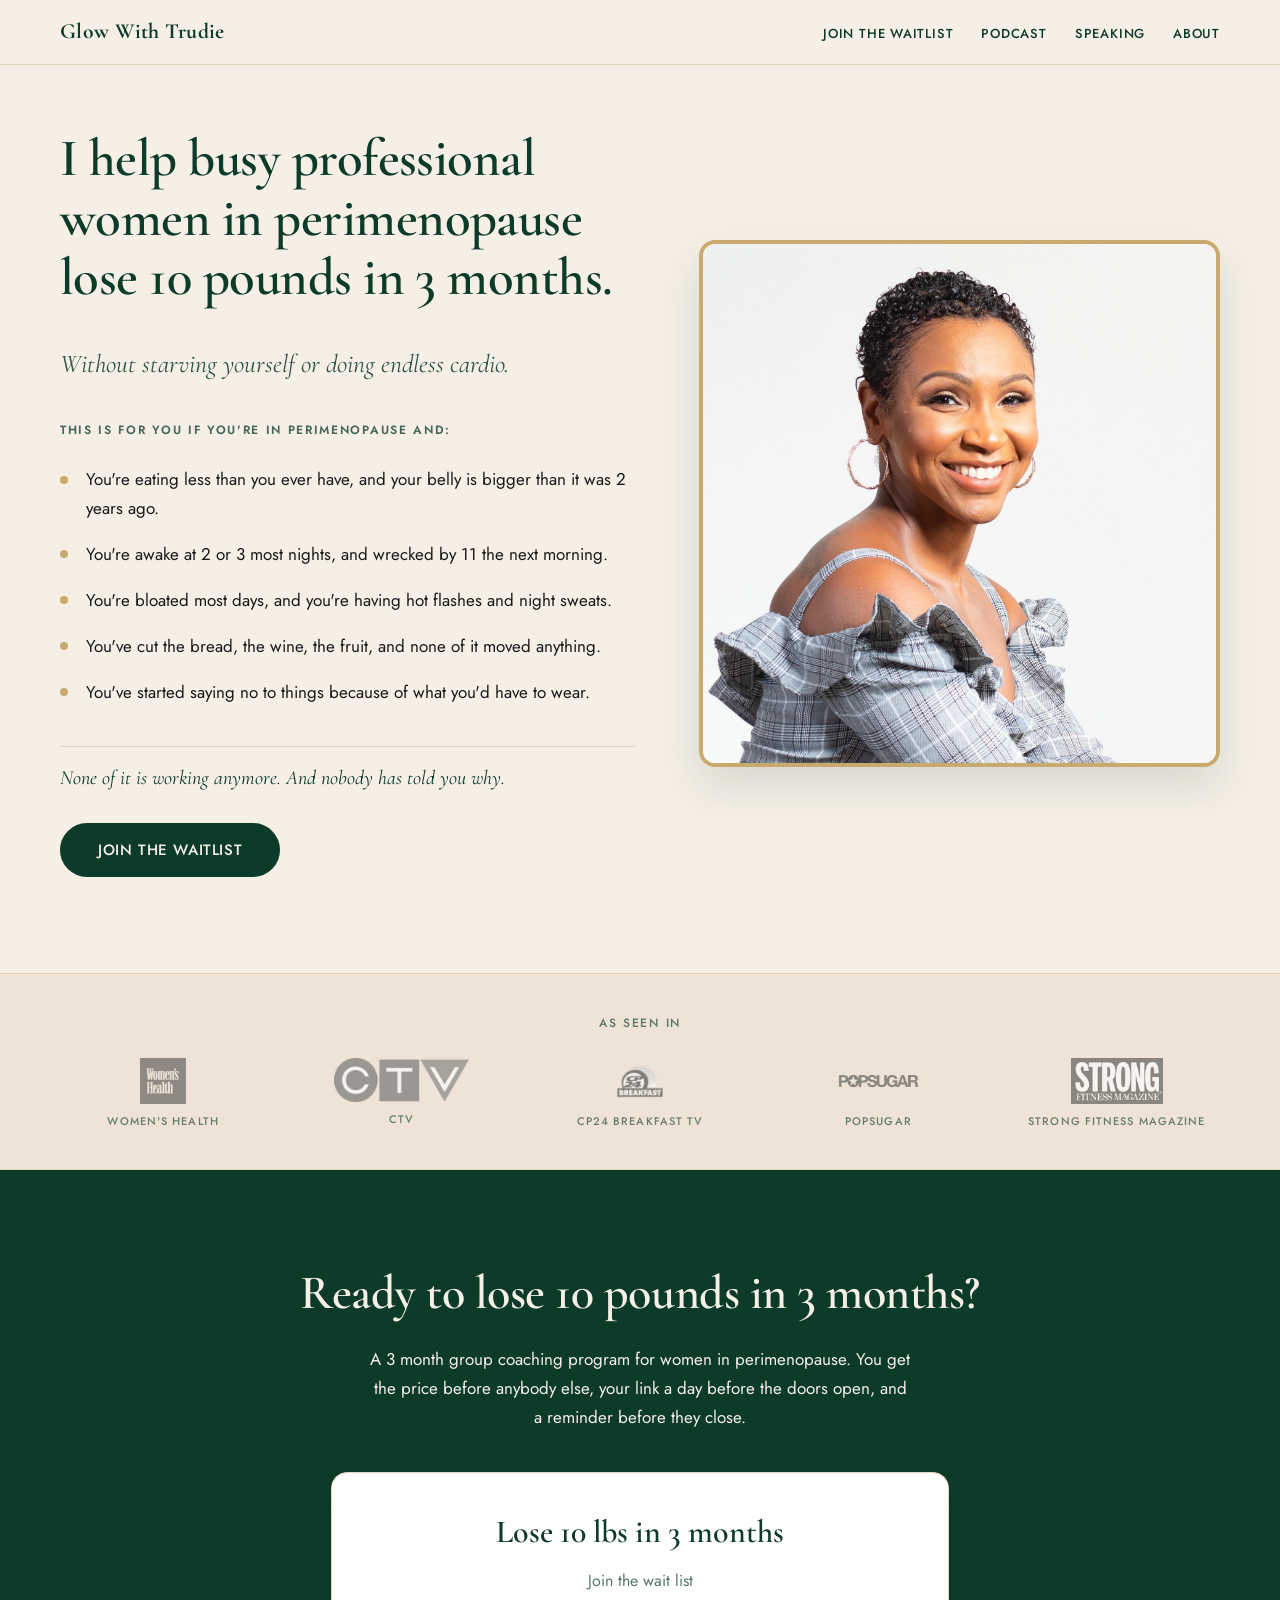
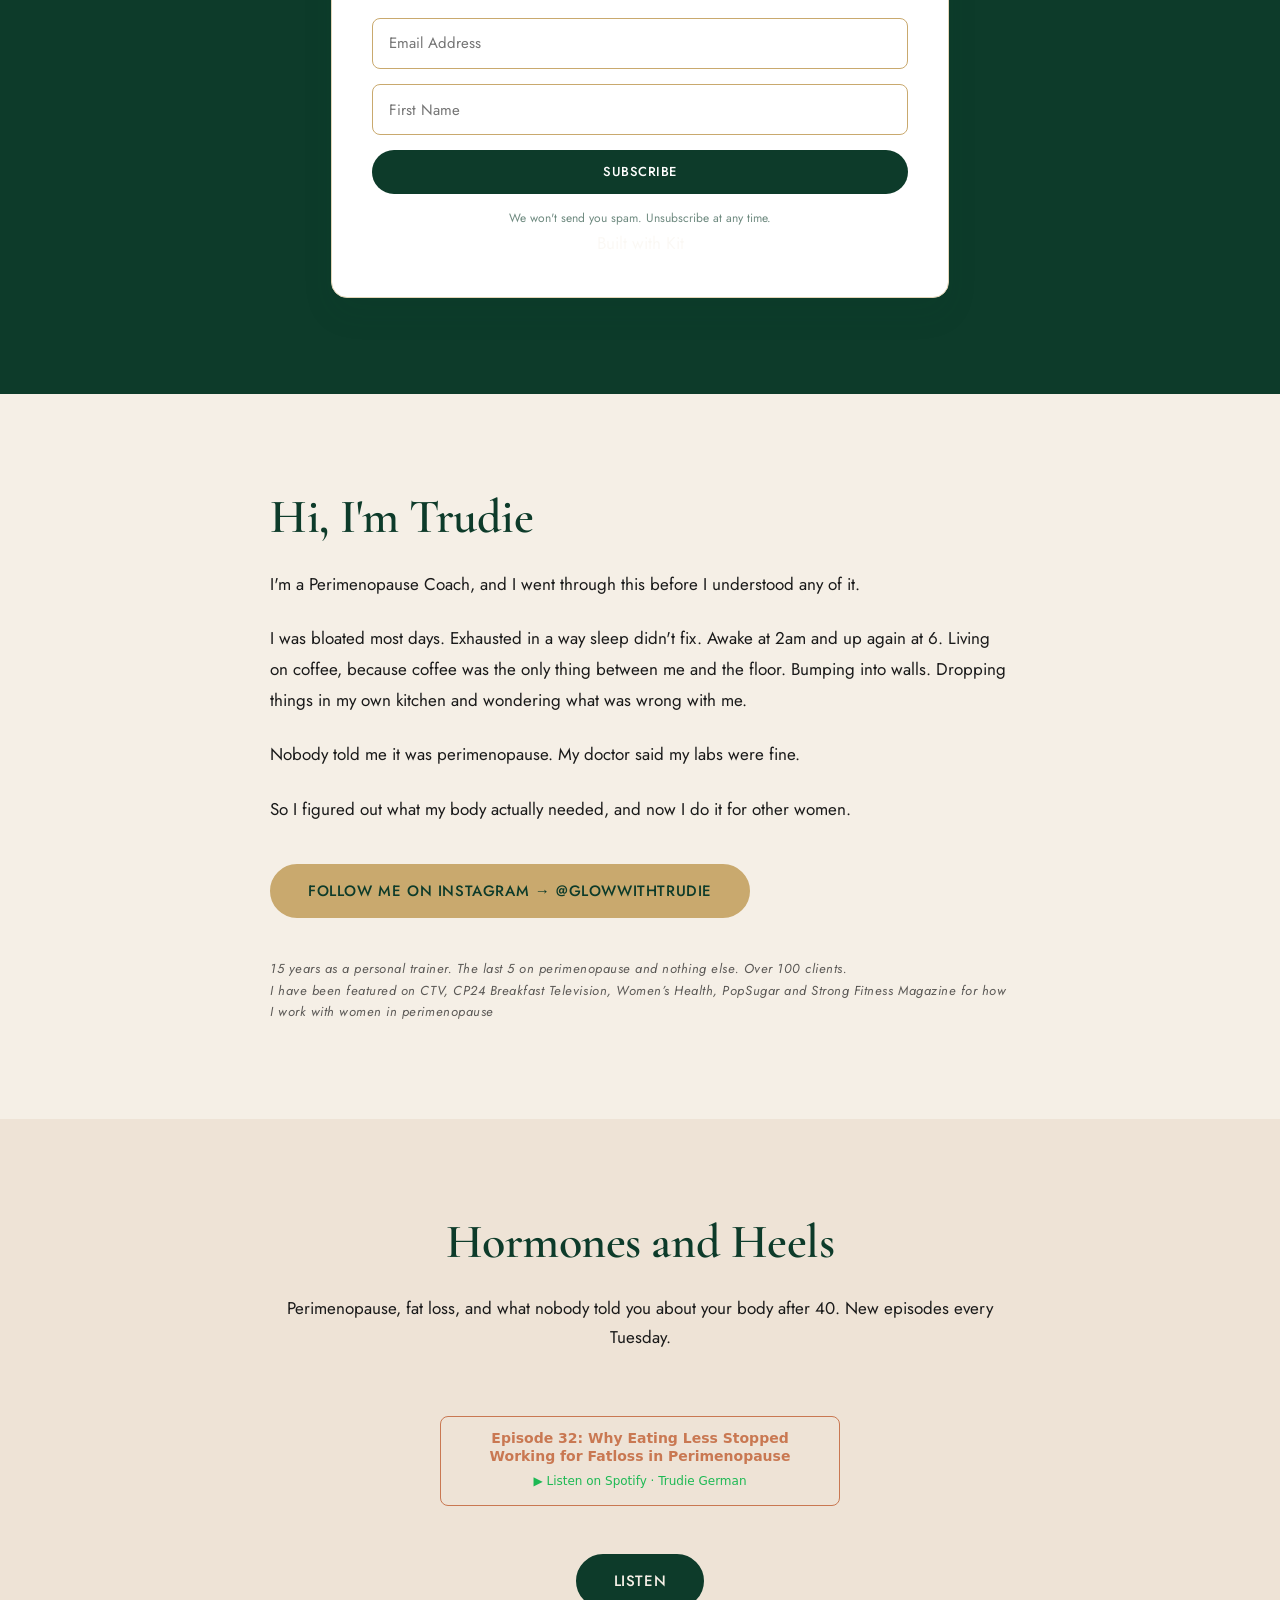
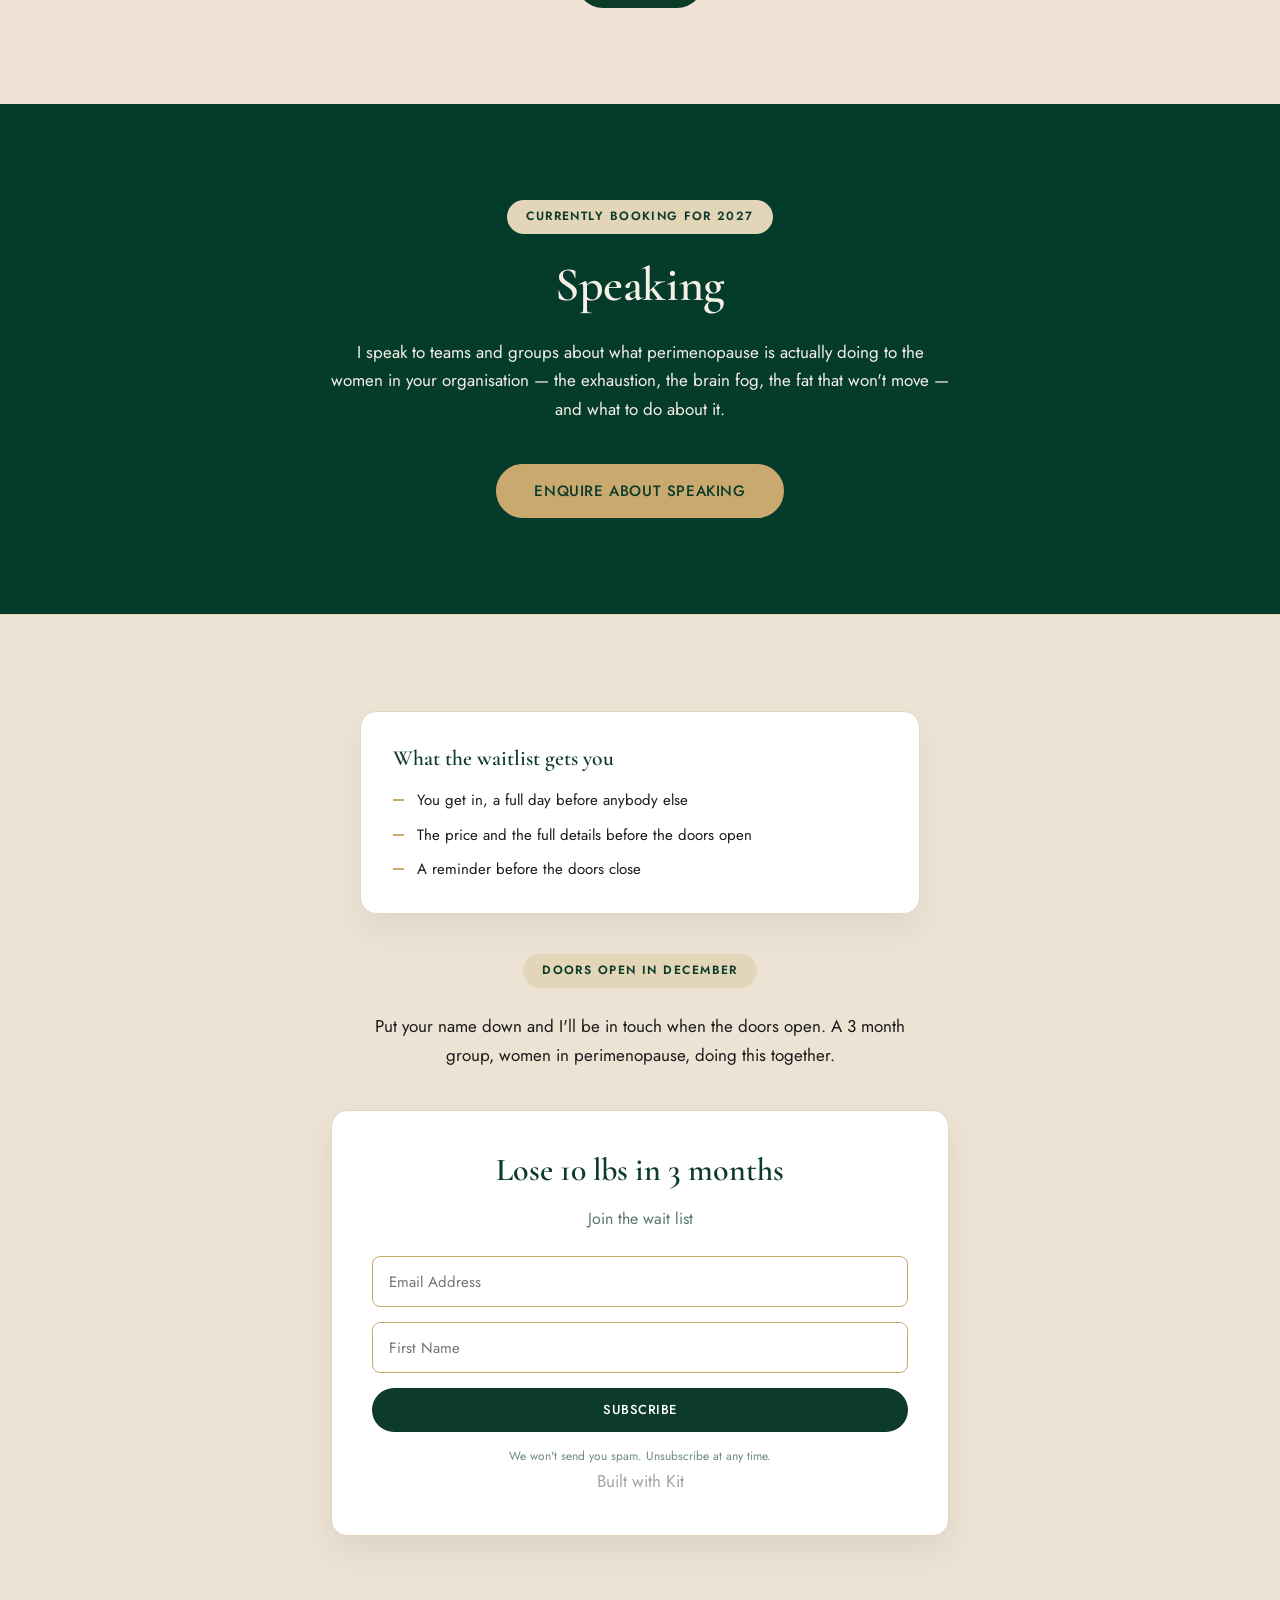
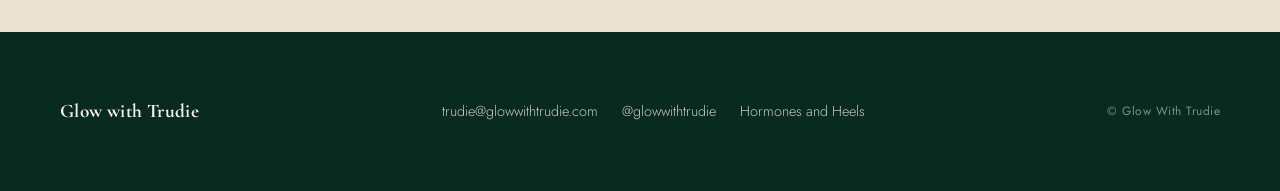
<file: index.html>
<!DOCTYPE html>
<html lang="en">
<head>
  <meta charset="UTF-8" />
  <meta name="viewport" content="width=device-width, initial-scale=1.0" />
  <title>Glow With Trudie — Perimenopause Coaching for Busy Professional Women</title>
  <meta name="description" content="Perimenopause coaching for busy professional women who are eating less and gaining fat. Lose 10 pounds in 3 months without giving up carbs, wine or dinners out." />

  <!-- Google Fonts -->
  <link rel="preconnect" href="https://fonts.googleapis.com" />
  <link rel="preconnect" href="https://fonts.gstatic.com" crossorigin />
  <link href="https://fonts.googleapis.com/css2?family=Cormorant+Garamond:ital,wght@0,400;0,600;0,700;1,400&family=Jost:wght@300;400;500;600&display=swap" rel="stylesheet" />

  <link rel="stylesheet" href="styles.css" />
</head>
<body>

  <!-- ========== NAVIGATION ========== -->
  <header class="site-header">
    <nav class="nav container" aria-label="Main navigation">
      <a href="#hero" class="nav-logo">Glow With Trudie</a>
      <button class="nav-toggle" aria-label="Toggle menu" aria-expanded="false">
        <span></span><span></span><span></span>
      </button>
      <ul class="nav-links" id="navLinks">
        <li><a href="#work-with-me">Join the waitlist</a></li>
        <li><a href="#podcast">Podcast</a></li>
        <li><a href="#speaking">Speaking</a></li>
        <li><a href="#about">About</a></li>
      </ul>
    </nav>
  </header>

  <main>

    <!-- ========== 1 · HERO (with symptom list) ========== -->
    <section class="hero" id="hero">
      <div class="container hero-grid">

        <div class="hero-copy">
          <h1 class="hero-headline">
            I help busy professional women in perimenopause lose 10 pounds in 3 months.
          </h1>
          <h2>Without starving yourself or doing endless cardio.</h2>

          <p class="pain-list-title">This is for you if you're in perimenopause and:</p>

          <ul class="pain-list">
            <li>You're eating less than you ever have, and your belly is bigger than it was 2 years ago.</li>
            <li>You're awake at 2 or 3 most nights, and wrecked by 11 the next morning.</li>
            <li>You're bloated most days, and you're having hot flashes and night sweats.</li>
            <li>You've cut the bread, the wine, the fruit, and none of it moved anything.</li>
            <li>You've started saying no to things because of what you'd have to wear.</li>
          </ul>

          <p class="split-close">None of it is working anymore. And nobody has told you why.</p>

          <a href="#join-form" class="btn btn-primary">Join the waitlist</a>
        </div>

        <div class="hero-image">
          <img src="trudie.jpg" alt="Trudie, Perimenopause Coach" loading="eager" />
        </div>

      </div>
    </section>

    <!-- ========== 2 · AS SEEN IN ========== -->
    <section class="as-seen-in">
      <div class="container">
        <p class="as-seen-in-label">As seen in</p>

        <div class="logo-row">
          <figure class="logo-figure">
            <img class="logo-item" src="womens-health-mag.png" alt="Women's Health" loading="lazy" decoding="async" />
            <figcaption>Women's Health</figcaption>
          </figure>

          <figure class="logo-figure">
            <img class="logo-item" src="CTV.png" alt="CTV" loading="lazy" decoding="async" />
            <figcaption>CTV</figcaption>
          </figure>

          <figure class="logo-figure">
            <img class="logo-item" src="cp24_breakfast.png" alt="CP24 Breakfast TV" loading="lazy" decoding="async" />
            <figcaption>CP24 Breakfast TV</figcaption>
          </figure>

          <figure class="logo-figure">
            <img class="logo-item" src="PopSugar-Logo.png" alt="PopSugar" loading="lazy" decoding="async" />
            <figcaption>PopSugar</figcaption>
          </figure>

          <figure class="logo-figure">
            <img class="logo-item" src="strong_fitness.png" alt="Strong Fitness Magazine" loading="lazy" decoding="async" />
            <figcaption>Strong Fitness Magazine</figcaption>
          </figure>
        </div>
      </div>
    </section>

    <!-- ========== 3 · WORK WITH ME (with form) ========== -->
    <section class="work-with-me section-green" id="work-with-me">
      <div class="container narrow">
        <h2 class="section-headline">Ready to lose 10 pounds in 3 months?</h2>
        <p class="section-body">
          A 3 month group coaching program for women in perimenopause. You get the price before anybody else, your link a day before the doors open, and a reminder before they close.
        </p>

        <div class="form-embed">
          <script src="https://f.convertkit.com/ckjs/ck.5.js"></script>
          <form action="https://app.kit.com/forms/10098773/subscriptions" style="background-color: rgb(249, 250, 251); border-radius: 4px;" class="seva-form formkit-form" method="post" data-sv-form="10098773" data-uid="decc89834a" data-format="inline" data-version="5" data-options="{&quot;settings&quot;:{&quot;after_subscribe&quot;:{&quot;action&quot;:&quot;message&quot;,&quot;success_message&quot;:&quot;Success! Now check your email to confirm your subscription.&quot;,&quot;redirect_url&quot;:&quot;&quot;},&quot;analytics&quot;:{&quot;google&quot;:null,&quot;fathom&quot;:null,&quot;facebook&quot;:null,&quot;segment&quot;:null,&quot;pinterest&quot;:null,&quot;sparkloop&quot;:null,&quot;googletagmanager&quot;:null},&quot;modal&quot;:{&quot;trigger&quot;:&quot;timer&quot;,&quot;scroll_percentage&quot;:null,&quot;timer&quot;:5,&quot;devices&quot;:&quot;all&quot;,&quot;show_once_every&quot;:15},&quot;powered_by&quot;:{&quot;show&quot;:true,&quot;url&quot;:&quot;https://kit.com/features/forms?utm_campaign=poweredby&amp;utm_content=form&amp;utm_medium=referral&amp;utm_source=dynamic&quot;},&quot;recaptcha&quot;:{&quot;enabled&quot;:true},&quot;return_visitor&quot;:{&quot;action&quot;:&quot;show&quot;,&quot;custom_content&quot;:&quot;&quot;},&quot;slide_in&quot;:{&quot;display_in&quot;:&quot;bottom_right&quot;,&quot;trigger&quot;:&quot;timer&quot;,&quot;scroll_percentage&quot;:null,&quot;timer&quot;:5,&quot;devices&quot;:&quot;all&quot;,&quot;show_once_every&quot;:15},&quot;sticky_bar&quot;:{&quot;display_in&quot;:&quot;top&quot;,&quot;trigger&quot;:&quot;timer&quot;,&quot;scroll_percentage&quot;:null,&quot;timer&quot;:5,&quot;devices&quot;:&quot;all&quot;,&quot;show_once_every&quot;:15}},&quot;version&quot;:&quot;5&quot;}" min-width="400 500 600 700 800">
            <div style="opacity: 0.2;" class="formkit-background"></div>
            <div data-style="minimal">
              <div class="formkit-header" style="color: rgb(77, 77, 77); font-size: 27px; font-weight: 700;" data-element="header">
                <h2>Lose 10 lbs in 3 months</h2>
              </div>
              <div class="formkit-subheader" style="color: rgb(104, 104, 104); font-size: 18px;" data-element="subheader">
                <p>Join the wait list</p>
              </div>
              <ul class="formkit-alert formkit-alert-error" data-element="errors" data-group="alert"></ul>
              <div data-element="fields" data-stacked="true" class="seva-fields formkit-fields">
                <div class="formkit-field">
                  <input class="formkit-input" name="email_address" style="color: rgb(0, 0, 0); border-color: rgb(227, 227, 227); border-radius: 4px; font-weight: 400;" aria-label="Email Address" placeholder="Email Address" required="" type="email">
                </div>
                <div class="formkit-field">
                  <input class="formkit-input" aria-label="First Name" style="color: rgb(0, 0, 0); border-color: rgb(227, 227, 227); border-radius: 4px; font-weight: 400;" name="fields[first_name]" placeholder="First Name" type="text">
                </div>
                <button data-element="submit" class="formkit-submit formkit-submit" style="color: rgb(255, 255, 255); background-color: rgb(13, 59, 42); border-radius: 4px; font-weight: 400;">
                  <div class="formkit-spinner">
                    <div></div>
                    <div></div>
                    <div></div>
                  </div>
                  <span class="">Subscribe</span>
                </button>
              </div>
              <div class="formkit-guarantee" style="color: rgb(77, 77, 77); font-size: 13px; font-weight: 400;" data-element="guarantee">
                We won't send you spam. Unsubscribe at any time.
              </div>
              <div class="formkit-powered-by-convertkit-container">
                <a href="https://kit.com/features/forms?utm_campaign=poweredby&amp;utm_content=form&amp;utm_medium=referral&amp;utm_source=dynamic" data-element="powered-by" class="formkit-powered-by-convertkit" data-variant="dark" target="_blank" rel="nofollow noopener">Built with Kit</a>
              </div>
            </div>
          </form>
        </div>
      </div>
    </section>

    <!-- ========== 4 · HI, I'M TRUDIE ========== -->
    <section class="about" id="about">
      <div class="container narrow">
        <h2 class="section-headline">Hi, I'm Trudie</h2>

        <div class="about-story">
          <p>I'm a Perimenopause Coach, and I went through this before I understood any of it.</p>
          <p>
            I was bloated most days. Exhausted in a way sleep didn't fix. Awake at 2am and up again at 6. Living on coffee, because coffee was the only thing between me and the floor. Bumping into walls. Dropping things in my own kitchen and wondering what was wrong with me.
          </p>
          <p>
            Nobody told me it was perimenopause. My doctor said my labs were fine.
          </p>
          <p>
            So I figured out what my body actually needed, and now I do it for other women.
          </p>
        </div>

        <a href="https://instagram.com/glowwithtrudie" class="btn btn-gold" target="_blank" rel="noopener">Follow me on Instagram &rarr; @glowwithtrudie</a>

        <p class="credentials-line">
          15 years as a personal trainer. The last 5 on perimenopause and nothing else. Over 100 clients.<br>I have been featured on CTV, CP24 Breakfast Television, Women’s Health, PopSugar and Strong Fitness Magazine for how I work with women in perimenopause
        </p>
      </div>
    </section>

    <!-- ========== 5 · HORMONES AND HEELS ========== -->
    <section class="podcast" id="podcast">
      <div class="container narrow">
        <h2 class="section-headline">Hormones and Heels</h2>
        <p class="section-body">
          Perimenopause, fat loss, and what nobody told you about your body after 40. New episodes every Tuesday.
        </p>

        <div class="podcast-episode">
          <div style="display:flex; justify-content:center; padding:24px 16px;">
            <a href="https://open.spotify.com/episode/2gn9PMDR5aVCDnO9b7FgMg?si=7fa1494b832645d2" target="_blank" rel="noopener" style="display:block; padding:12px 16px; border:1px solid #c97852; border-radius:8px;
                      font-family:system-ui,sans-serif; text-decoration:none; color:#c97852;
                      width:100%; max-width:400px; box-sizing:border-box;">
              <strong style="display:block; font-size:14px; line-height:1.3;">
                Episode 32: Why Eating Less Stopped Working for Fatloss in Perimenopause
              </strong>
              <span style="font-size:12px; color:#1DB954;">
                ▶ Listen on Spotify · Trudie German
              </span>
            </a>
          </div>
        </div>

        <a href="https://podcasts.apple.com/us/podcast/empowering-women-in-menopause/id1722339978"
           class="btn btn-primary"
           target="_blank"
           rel="noopener">Listen</a>
      </div>
    </section>

    <!-- ========== 6 · SPEAKING ========== -->
    <section class="speaking" id="speaking">
      <div class="container narrow">
        <p class="availability-badge">Currently booking for 2027</p>
        <h2 class="section-headline">Speaking</h2>
        <p class="section-body">
          I speak to teams and groups about what perimenopause is actually doing to the women in your organisation &mdash; the exhaustion, the brain fog, the fat that won't move &mdash; and what to do about it.
        </p>
        <a href="mailto:trudie@glowwithtrudie.com?subject=Speaking%20Enquiry" class="btn btn-primary">Enquire about speaking</a>
      </div>
    </section>

    <!-- ========== 7 · JOIN THE WAITLIST (FORM EMBED) ========== -->
    <section class="join-section" id="join-form">
      <div class="container narrow">

        <div class="waitlist-perks">
          <h3 class="waitlist-perks-title">What the waitlist gets you</h3>
          <ul class="waitlist-perks-list">
            <li>You get in, a full day before anybody else</li>
            <li>The price and the full details before the doors open</li>
            <li>A reminder before the doors close</li>
          </ul>
        </div>

        <p class="availability-badge">Doors open in December</p>
        <p class="section-body">
          Put your name down and I'll be in touch when the doors open. A 3 month group, women in perimenopause, doing this together.
        </p>

        <div class="form-embed">
          <form action="https://app.kit.com/forms/10098773/subscriptions" style="background-color: rgb(249, 250, 251); border-radius: 4px;" class="seva-form formkit-form" method="post" data-sv-form="10098773" data-uid="decc89834a" data-format="inline" data-version="5" data-options="{&quot;settings&quot;:{&quot;after_subscribe&quot;:{&quot;action&quot;:&quot;message&quot;,&quot;success_message&quot;:&quot;Success! Now check your email to confirm your subscription.&quot;,&quot;redirect_url&quot;:&quot;&quot;},&quot;analytics&quot;:{&quot;google&quot;:null,&quot;fathom&quot;:null,&quot;facebook&quot;:null,&quot;segment&quot;:null,&quot;pinterest&quot;:null,&quot;sparkloop&quot;:null,&quot;googletagmanager&quot;:null},&quot;modal&quot;:{&quot;trigger&quot;:&quot;timer&quot;,&quot;scroll_percentage&quot;:null,&quot;timer&quot;:5,&quot;devices&quot;:&quot;all&quot;,&quot;show_once_every&quot;:15},&quot;powered_by&quot;:{&quot;show&quot;:true,&quot;url&quot;:&quot;https://kit.com/features/forms?utm_campaign=poweredby&amp;utm_content=form&amp;utm_medium=referral&amp;utm_source=dynamic&quot;},&quot;recaptcha&quot;:{&quot;enabled&quot;:true},&quot;return_visitor&quot;:{&quot;action&quot;:&quot;show&quot;,&quot;custom_content&quot;:&quot;&quot;},&quot;slide_in&quot;:{&quot;display_in&quot;:&quot;bottom_right&quot;,&quot;trigger&quot;:&quot;timer&quot;,&quot;scroll_percentage&quot;:null,&quot;timer&quot;:5,&quot;devices&quot;:&quot;all&quot;,&quot;show_once_every&quot;:15},&quot;sticky_bar&quot;:{&quot;display_in&quot;:&quot;top&quot;,&quot;trigger&quot;:&quot;timer&quot;,&quot;scroll_percentage&quot;:null,&quot;timer&quot;:5,&quot;devices&quot;:&quot;all&quot;,&quot;show_once_every&quot;:15}},&quot;version&quot;:&quot;5&quot;}" min-width="400 500 600 700 800">
            <div style="opacity: 0.2;" class="formkit-background"></div>
            <div data-style="minimal">
              <div class="formkit-header" style="color: rgb(77, 77, 77); font-size: 27px; font-weight: 700;" data-element="header">
                <h2>Lose 10 lbs in 3 months</h2>
              </div>
              <div class="formkit-subheader" style="color: rgb(104, 104, 104); font-size: 18px;" data-element="subheader">
                <p>Join the wait list</p>
              </div>
              <ul class="formkit-alert formkit-alert-error" data-element="errors" data-group="alert"></ul>
              <div data-element="fields" data-stacked="true" class="seva-fields formkit-fields">
                <div class="formkit-field">
                  <input class="formkit-input" name="email_address" style="color: rgb(0, 0, 0); border-color: rgb(227, 227, 227); border-radius: 4px; font-weight: 400;" aria-label="Email Address" placeholder="Email Address" required="" type="email">
                </div>
                <div class="formkit-field">
                  <input class="formkit-input" aria-label="First Name" style="color: rgb(0, 0, 0); border-color: rgb(227, 227, 227); border-radius: 4px; font-weight: 400;" name="fields[first_name]" placeholder="First Name" type="text">
                </div>
                <button data-element="submit" class="formkit-submit formkit-submit" style="color: rgb(255, 255, 255); background-color: rgb(13, 59, 42); border-radius: 4px; font-weight: 400;">
                  <div class="formkit-spinner">
                    <div></div>
                    <div></div>
                    <div></div>
                  </div>
                  <span class="">Subscribe</span>
                </button>
              </div>
              <div class="formkit-guarantee" style="color: rgb(77, 77, 77); font-size: 13px; font-weight: 400;" data-element="guarantee">
                We won't send you spam. Unsubscribe at any time.
              </div>
              <div class="formkit-powered-by-convertkit-container">
                <a href="https://kit.com/features/forms?utm_campaign=poweredby&amp;utm_content=form&amp;utm_medium=referral&amp;utm_source=dynamic" data-element="powered-by" class="formkit-powered-by-convertkit" data-variant="dark" target="_blank" rel="nofollow noopener">Built with Kit</a>
              </div>
            </div>
          </form>
        </div>
      </div>
    </section>

  </main>

  <!-- ========== 8 · FOOTER ========== -->
  <footer class="site-footer">
    <div class="container footer-grid">
      <div class="footer-brand">
        <p class="footer-logo">Glow with Trudie</p>
      </div>
      <div class="footer-links">
        <a href="mailto:trudie@glowwithtrudie.com">trudie@glowwithtrudie.com</a>
        <a href="https://instagram.com/glowwithtrudie" target="_blank" rel="noopener">@glowwithtrudie</a>
        <a href="#podcast">Hormones and Heels</a>
      </div>
      <p class="footer-copy">&copy; Glow With Trudie</p>
    </div>
  </footer>

  <script>
    // Simple mobile nav toggle
    const toggle = document.querySelector('.nav-toggle');
    const links  = document.getElementById('navLinks');
    toggle.addEventListener('click', () => {
      const open = links.classList.toggle('open');
      toggle.setAttribute('aria-expanded', open);
    });

    // Close mobile menu after clicking a link
    links.querySelectorAll('a').forEach(link => {
      link.addEventListener('click', () => {
        links.classList.remove('open');
        toggle.setAttribute('aria-expanded', false);
      });
    });
  </script>
</body>
</html>
</file>
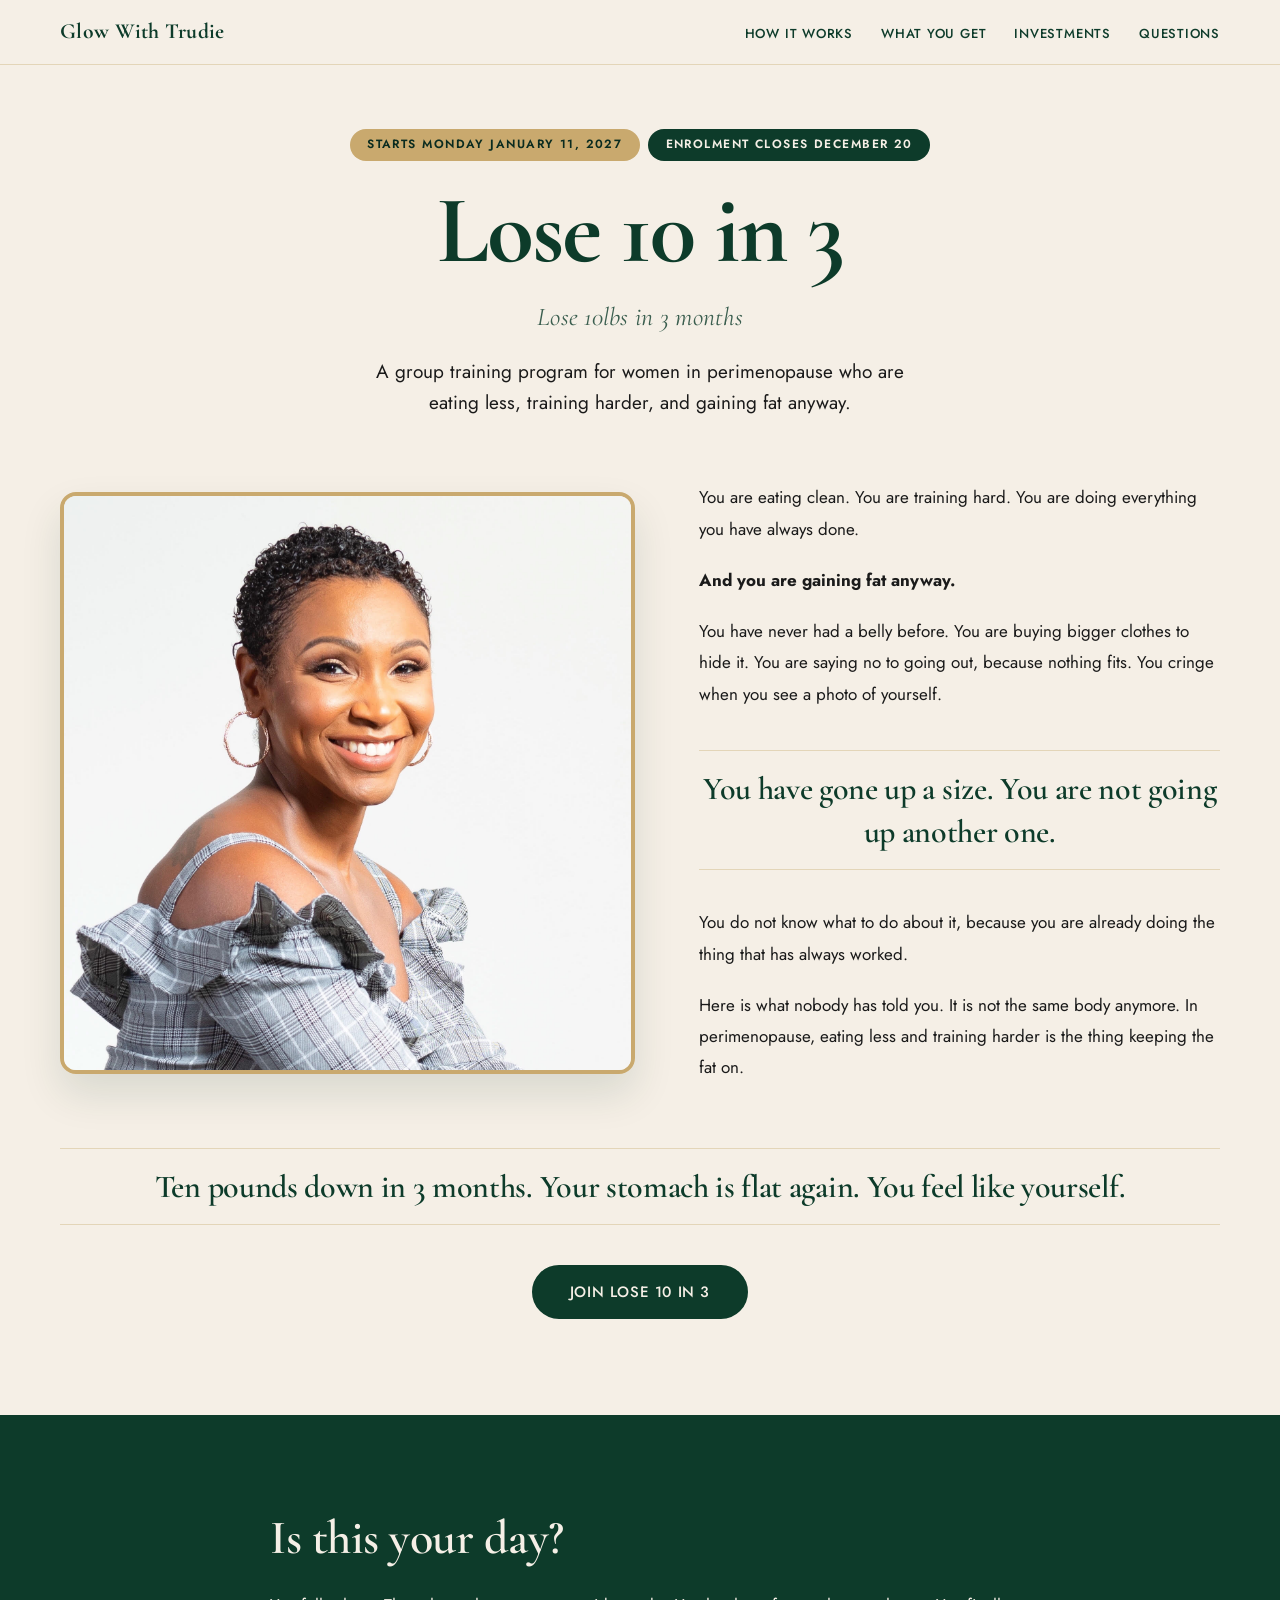
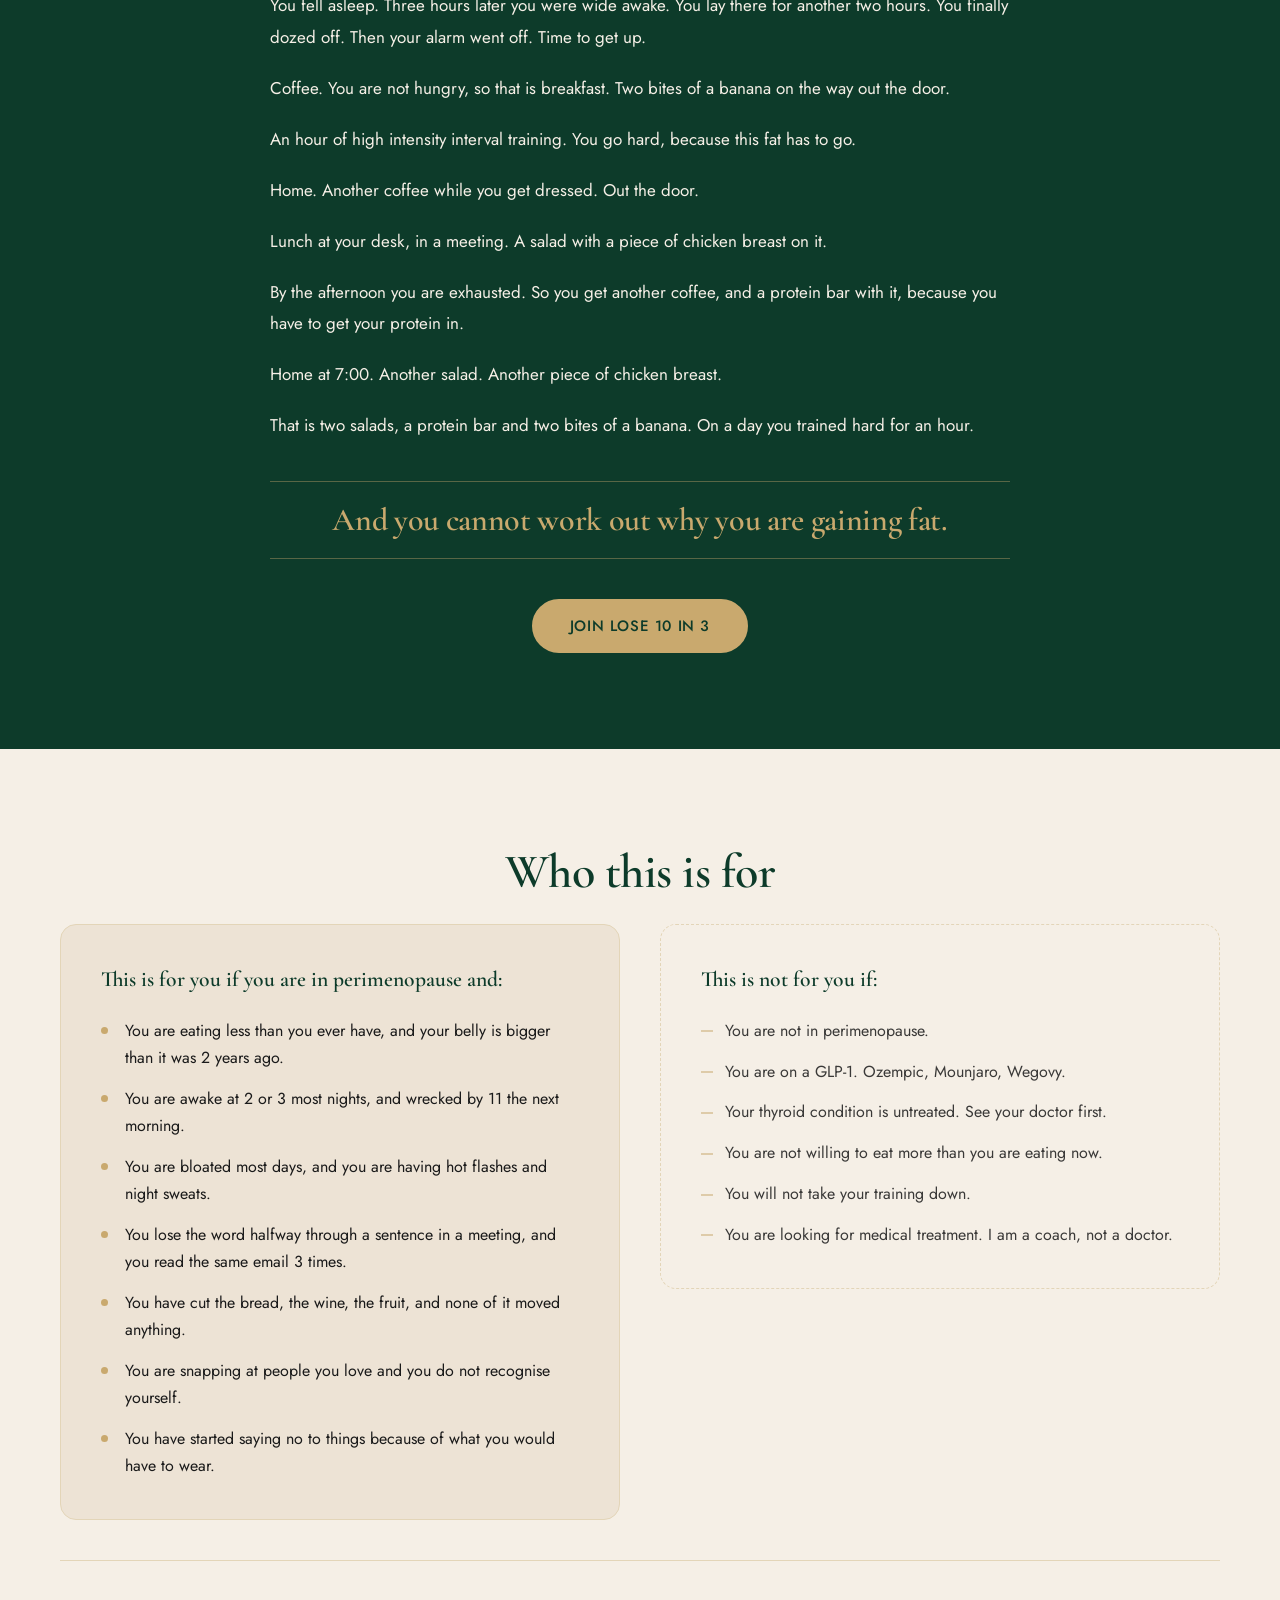
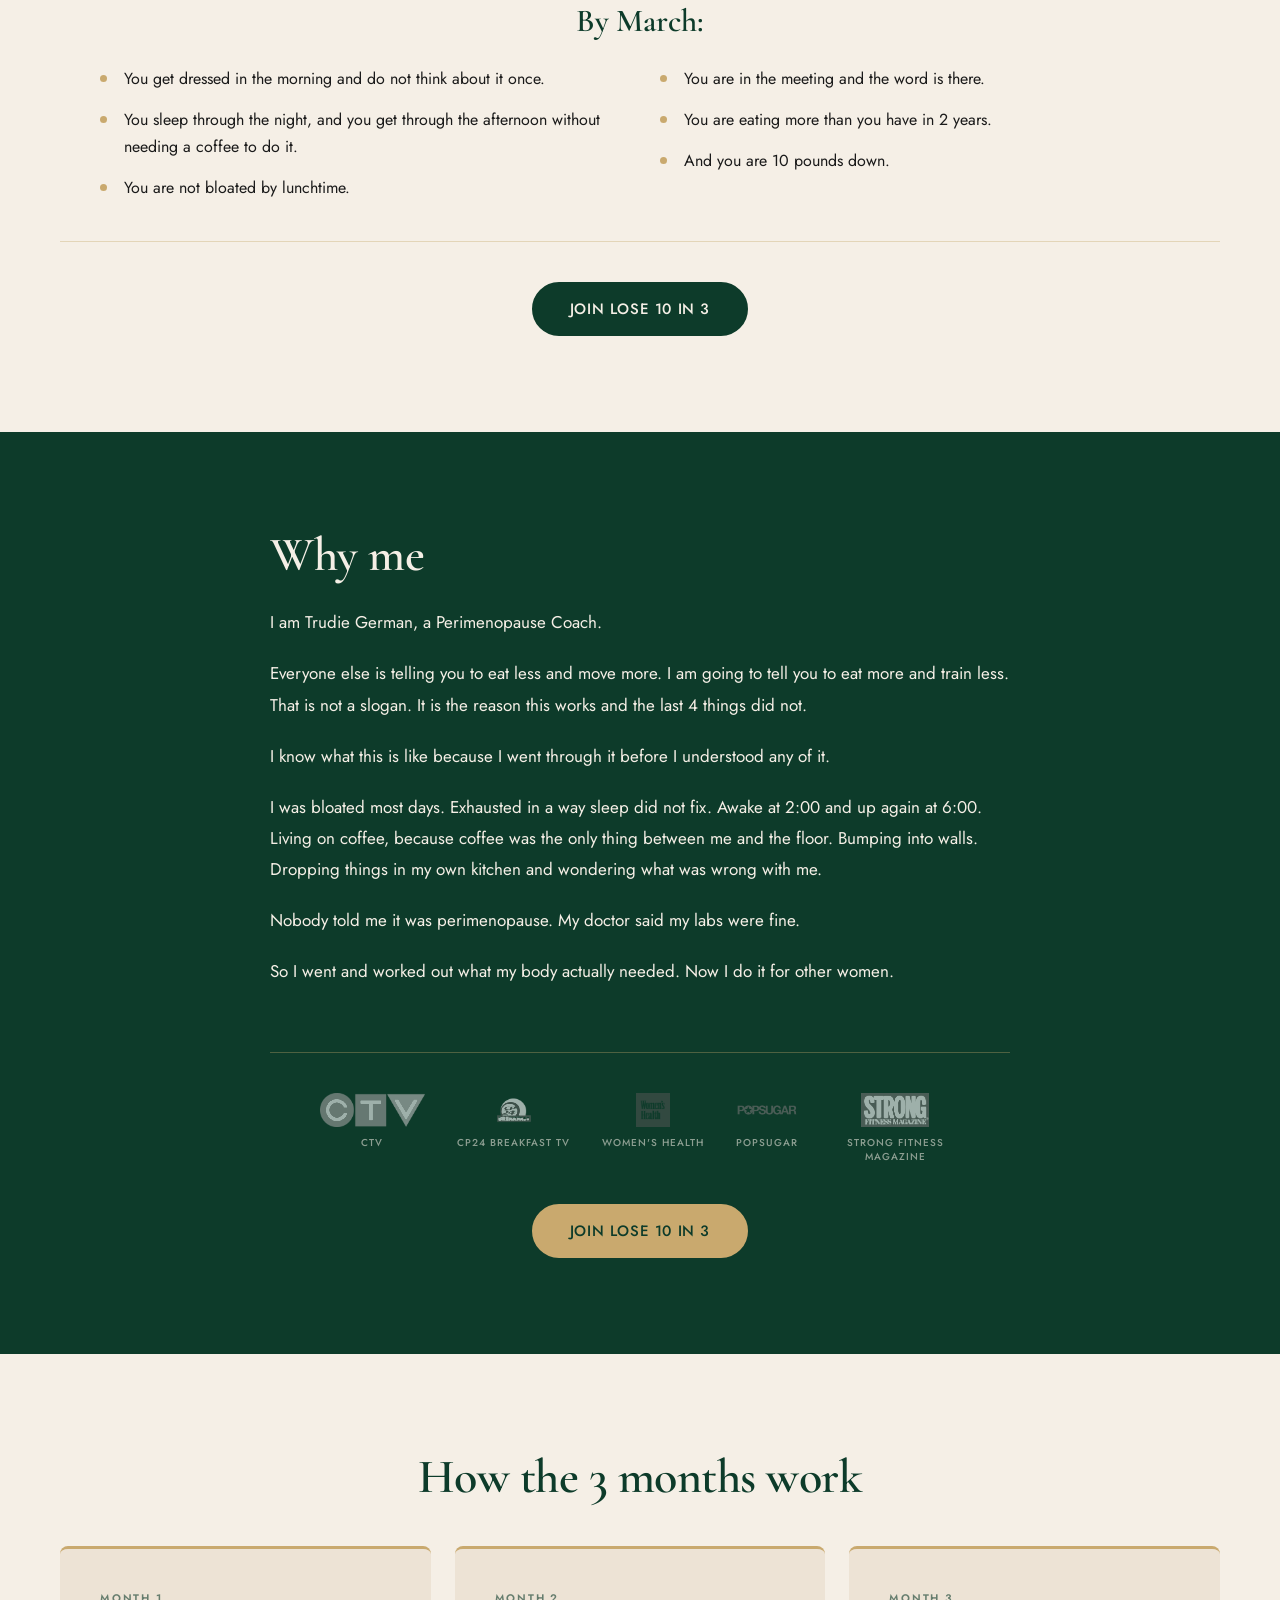
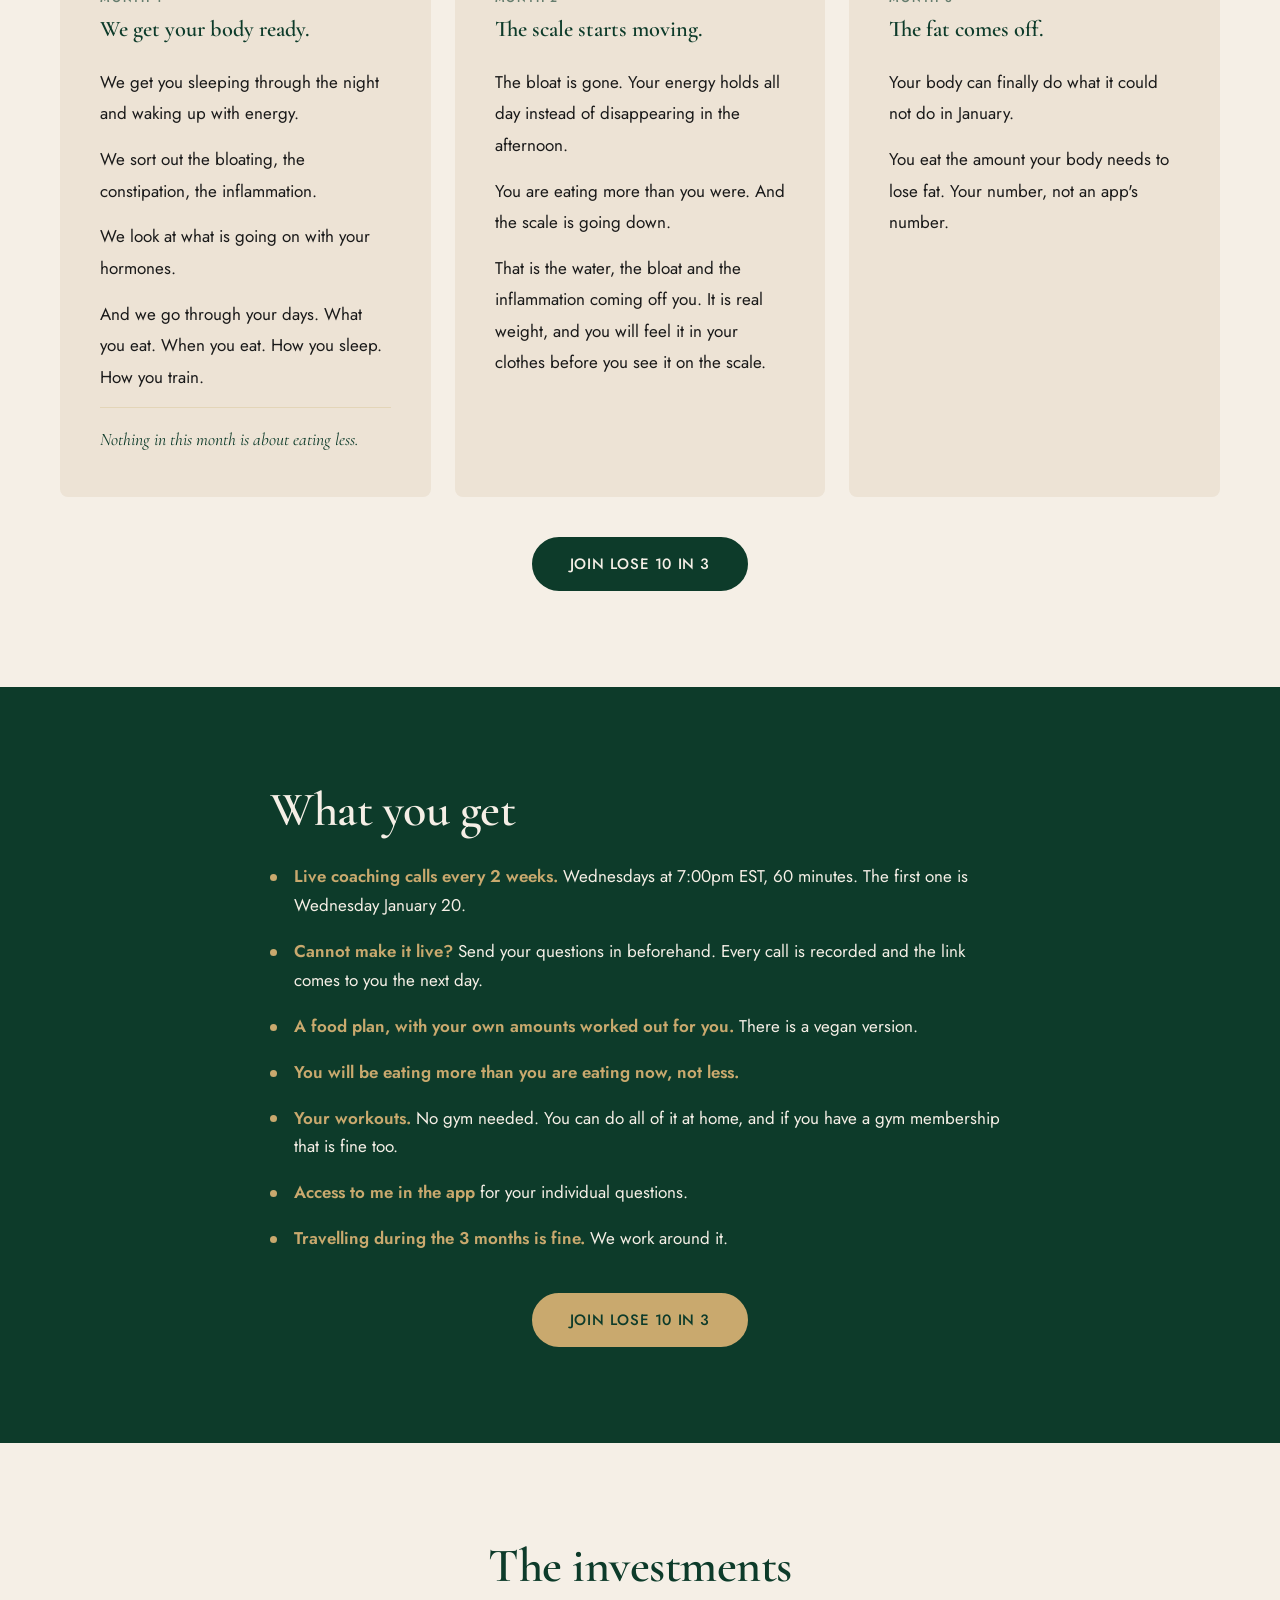
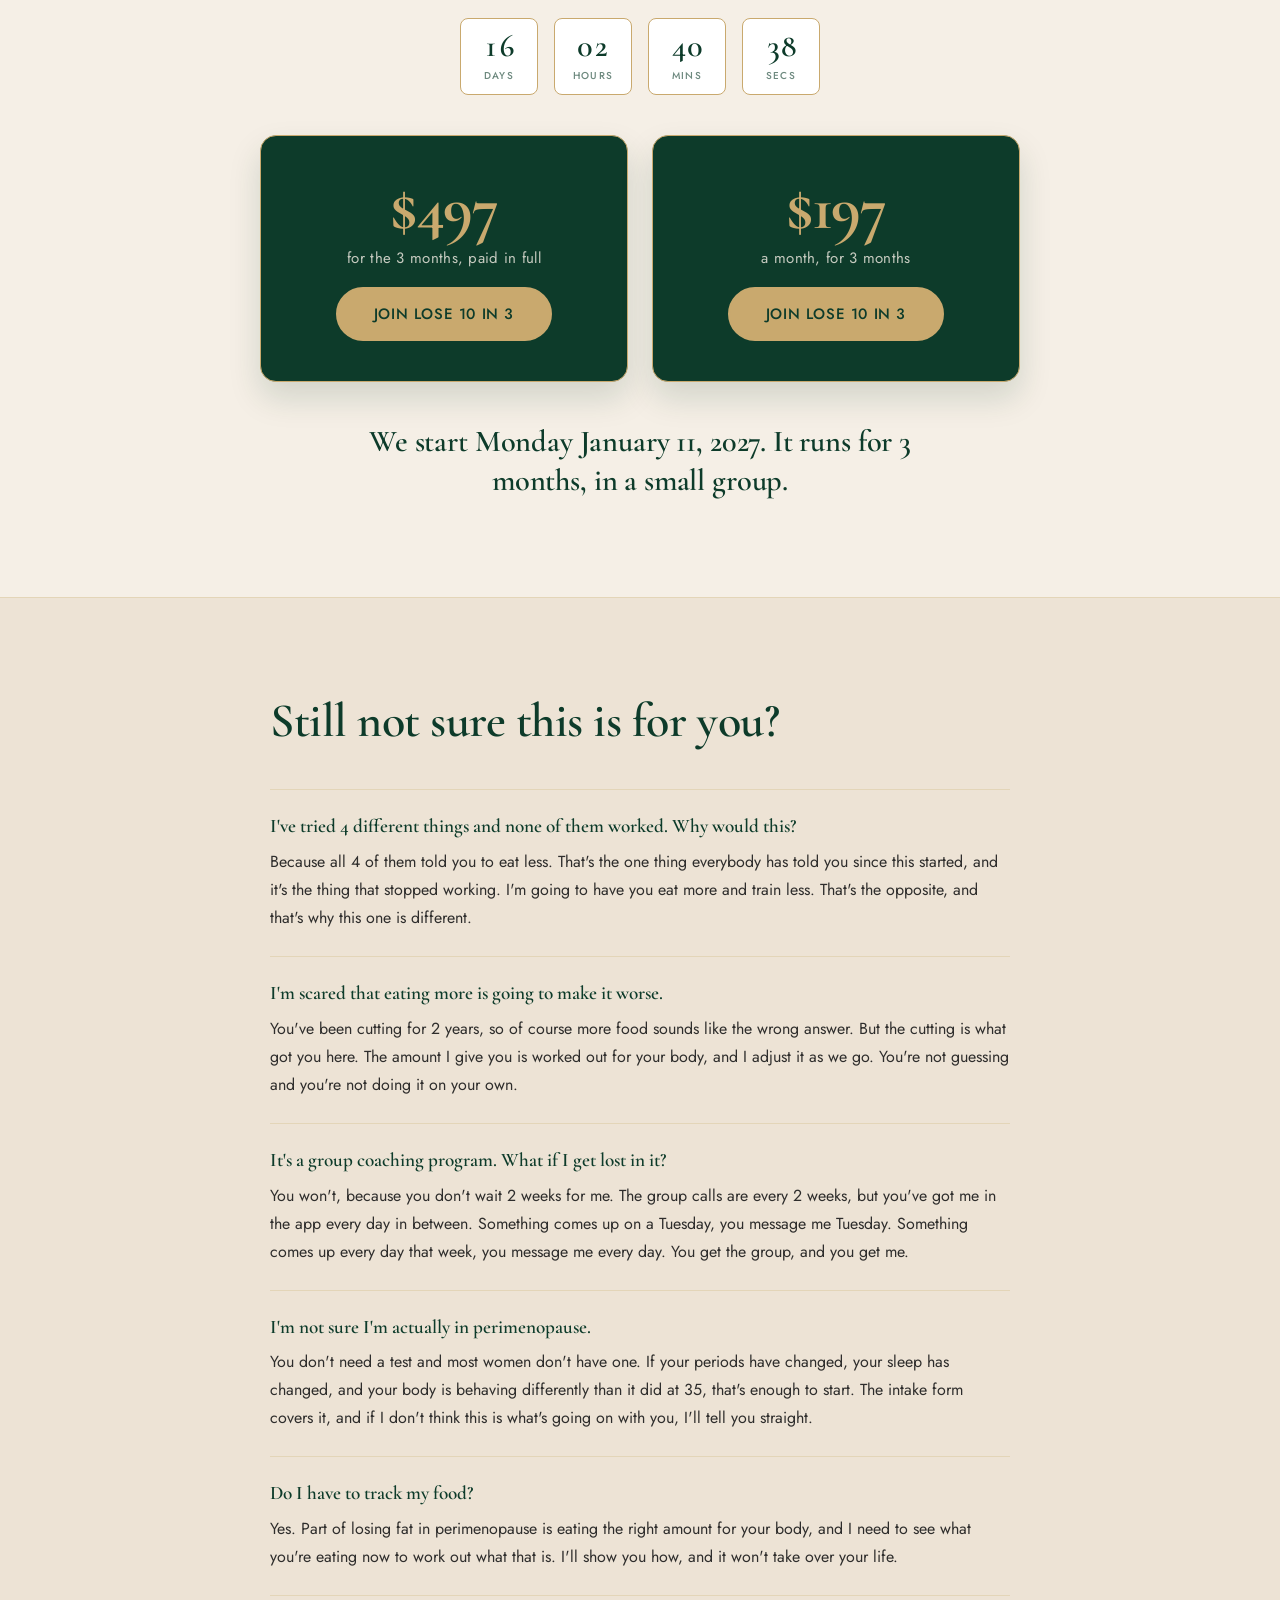
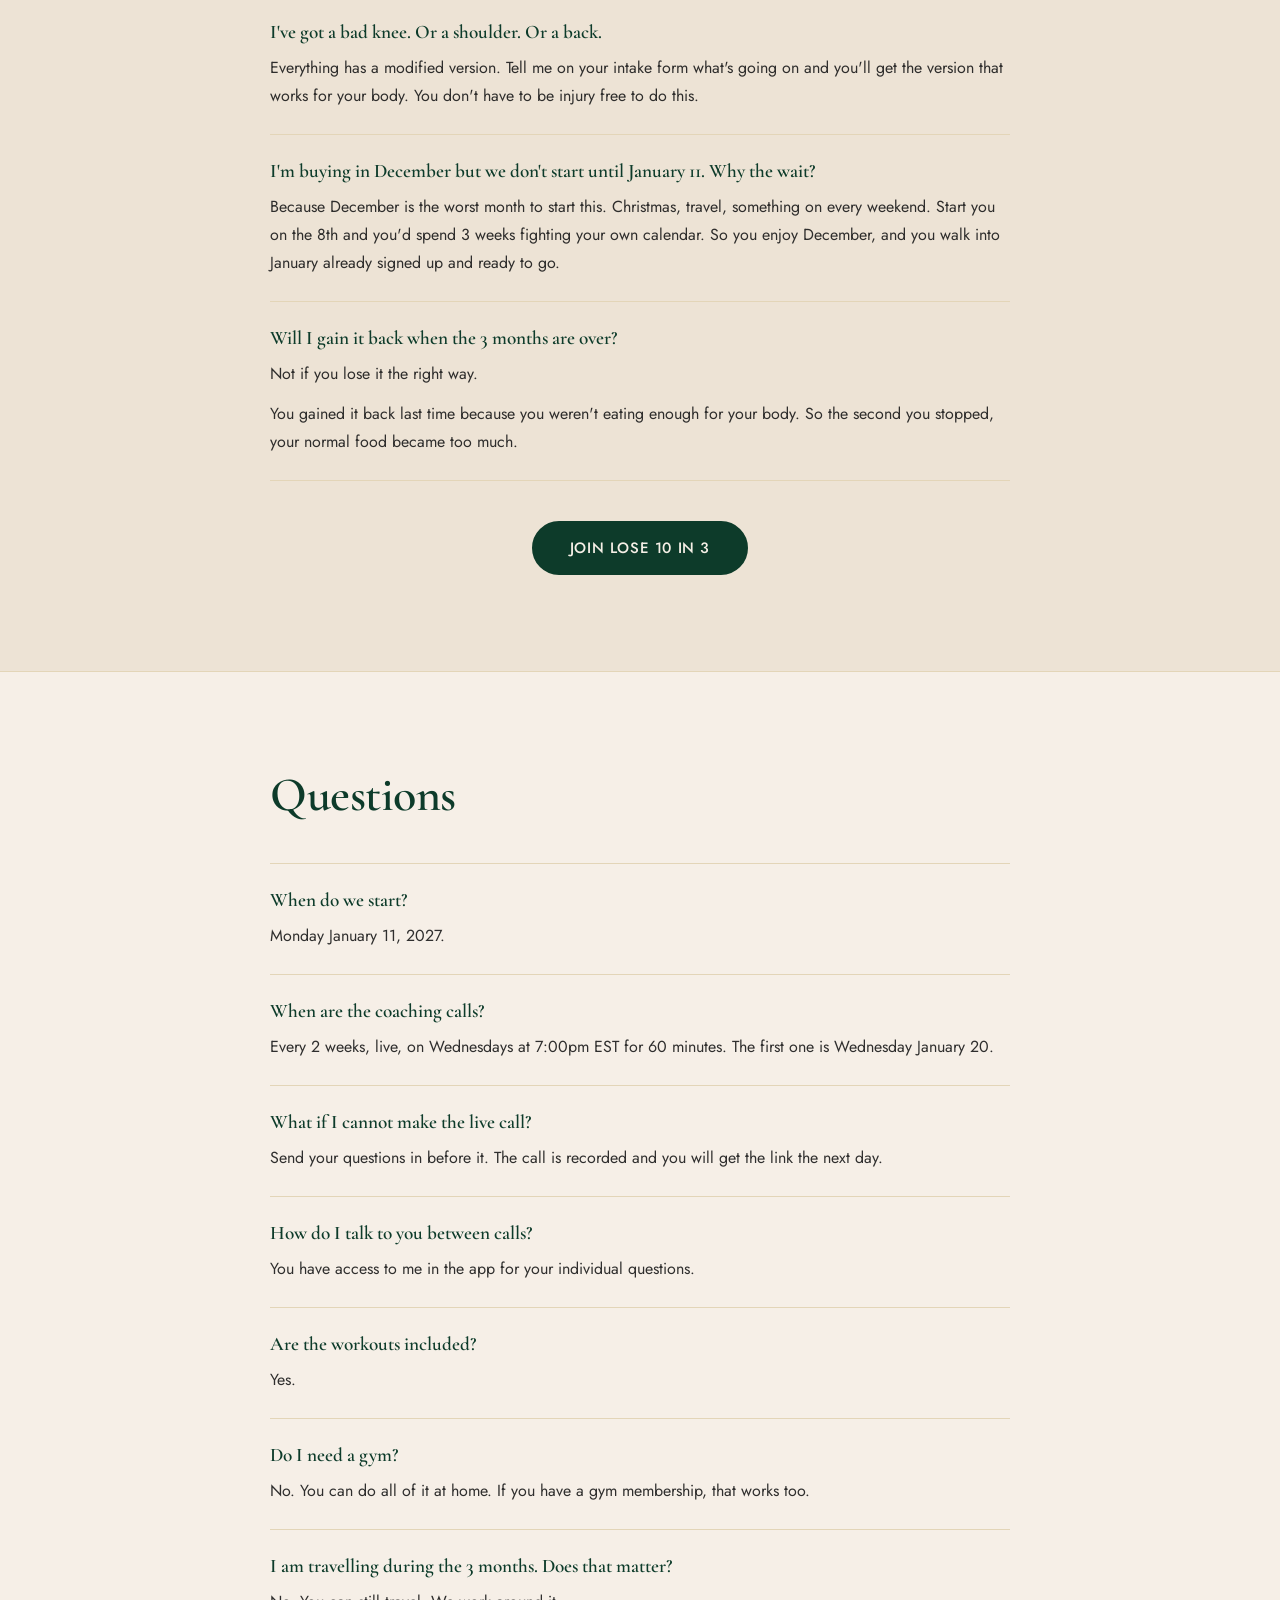
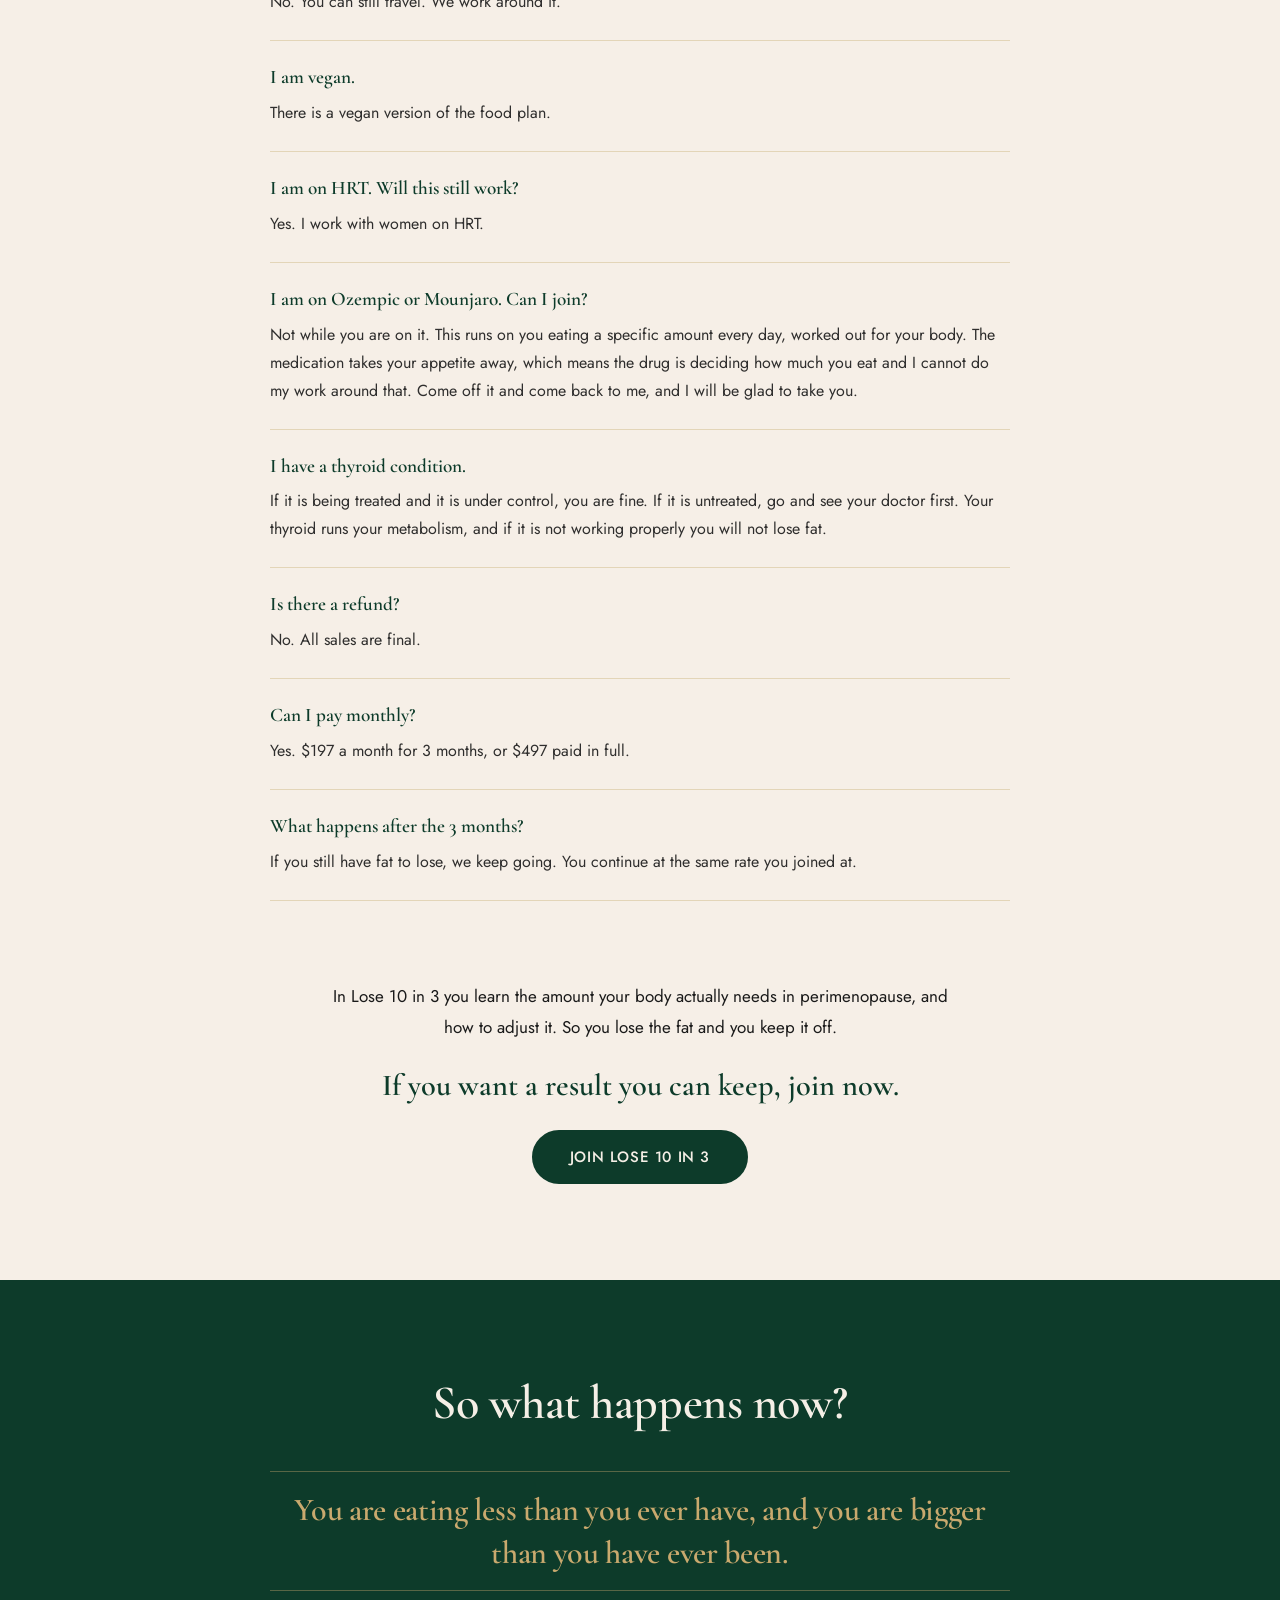
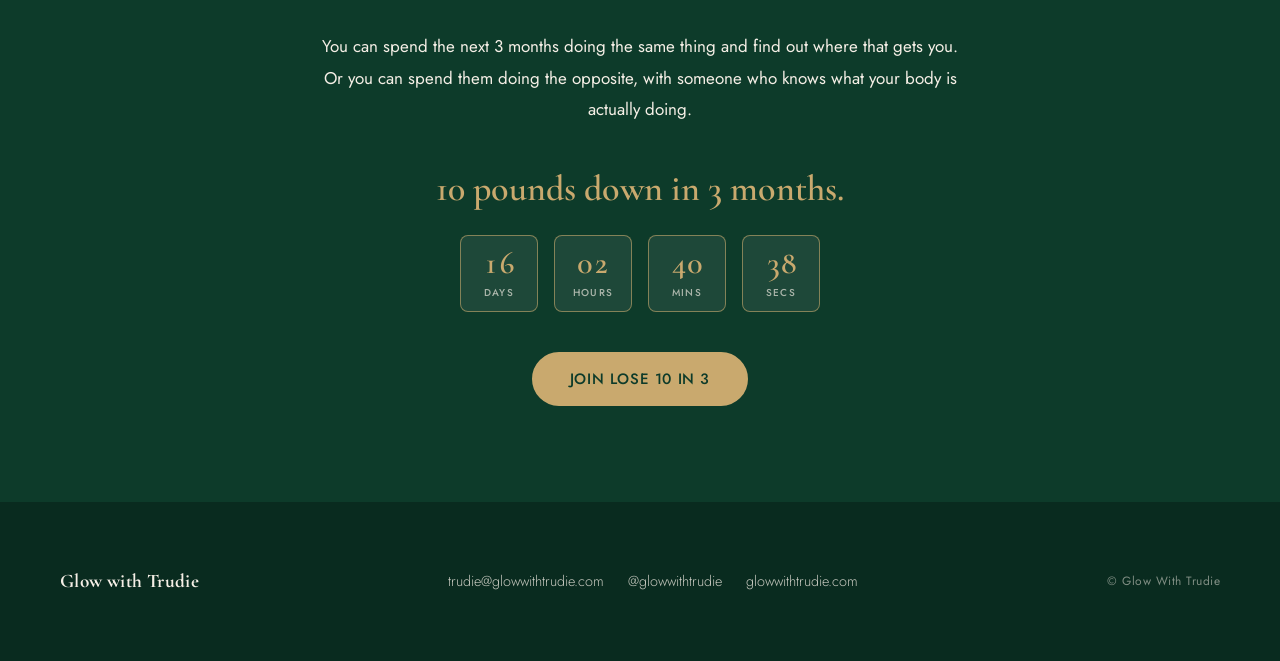
<file: lose-10-in-3.html>
<!DOCTYPE html>
<html lang="en">
<head>
  <meta charset="UTF-8" />
  <meta name="viewport" content="width=device-width, initial-scale=1.0" />
  <title>Lose 10 in 3 — A 3-Month Group Training Program for Women in Perimenopause | Glow With Trudie</title>
  <meta name="description" content="A group training program for women in perimenopause who are eating less, training harder, and gaining fat anyway. Lose 10lbs in 3 months. Starts Monday January 11, 2027. Enrolment closes December 20." />

  <!-- Google Fonts -->
  <link rel="preconnect" href="https://fonts.googleapis.com" />
  <link rel="preconnect" href="https://fonts.gstatic.com" crossorigin />
  <link href="https://fonts.googleapis.com/css2?family=Cormorant+Garamond:ital,wght@0,400;0,600;0,700;1,400&family=Jost:wght@300;400;500;600&display=swap" rel="stylesheet" />

  <link rel="stylesheet" href="styles.css" />
</head>
<body>

  <!-- ========== NAVIGATION ========== -->
  <header class="site-header">
    <nav class="nav container" aria-label="Main navigation">
      <a href="index.html" class="nav-logo">Glow With Trudie</a>
      <button class="nav-toggle" aria-label="Toggle menu" aria-expanded="false">
        <span></span><span></span><span></span>
      </button>
      <ul class="nav-links" id="navLinks">
        <li><a href="#how-it-works">How it works</a></li>
        <li><a href="#what-you-get">What you get</a></li>
        <li><a href="#price">Investments</a></li>
        <li><a href="#questions">Questions</a></li>
      </ul>
    </nav>
  </header>

  <main>

    <!-- ========== 1 · HERO ========== -->
    <section class="sales-hero" id="top">
      <div class="container">

        <div class="sales-hero-head">
          <p class="sales-kicker">
            <span class="kicker-pill kicker-pill--start">Starts Monday January 11, 2027</span>
            <span class="kicker-pill kicker-pill--close">Enrolment closes December 20</span>
          </p>
          <h1 class="sales-title">Lose 10 in 3</h1>
          <p class="sales-title-alt">Lose 10lbs in 3 months</p>
          <p class="sales-sub">
            A group training program for women in perimenopause who are eating less, training harder, and gaining fat anyway.
          </p>
        </div>

        <div class="hero-grid">
          <div class="hero-image">
            <img src="trudie.jpg" alt="Trudie German, Perimenopause Coach" loading="eager" />
          </div>

          <div class="prose">
            <p>You are eating clean. You are training hard. You are doing everything you have always done.</p>
            <p><strong>And you are gaining fat anyway.</strong></p>
            <p>
              You have never had a belly before. You are buying bigger clothes to hide it. You are saying no to going out, because nothing fits. You cringe when you see a photo of yourself.
            </p>

            <p class="statement">You have gone up a size. You are not going up another one.</p>

            <p>
              You do not know what to do about it, because you are already doing the thing that has always worked.
            </p>
            <p>
              Here is what nobody has told you. It is not the same body anymore. In perimenopause, eating less and training harder is the thing keeping the fat on.
            </p>
          </div>
        </div>

        <div class="sales-hero-cta">
          <p class="statement">
            Ten pounds down in 3 months. Your stomach is flat again. You feel like yourself.
          </p>
          <a href="#price" class="btn btn-primary">Join Lose 10 in 3</a>
        </div>

      </div>
    </section>

    <!-- ========== 2 · IS THIS YOUR DAY? ========== -->
    <section class="section-green" id="your-day">
      <div class="container narrow">
        <h2 class="section-headline">Is this your day?</h2>

        <div class="prose">
          <p>
            You fell asleep. Three hours later you were wide awake. You lay there for another two hours. You finally dozed off. Then your alarm went off. Time to get up.
          </p>
          <p>
            Coffee. You are not hungry, so that is breakfast. Two bites of a banana on the way out the door.
          </p>
          <p>
            An hour of high intensity interval training. You go hard, because this fat has to go.
          </p>
          <p>
            Home. Another coffee while you get dressed. Out the door.
          </p>
          <p>
            Lunch at your desk, in a meeting. A salad with a piece of chicken breast on it.
          </p>
          <p>
            By the afternoon you are exhausted. So you get another coffee, and a protein bar with it, because you have to get your protein in.
          </p>
          <p>
            Home at 7:00. Another salad. Another piece of chicken breast.
          </p>
          <p>
          That is two salads, a protein bar and two bites of a banana. On a day you trained hard for an hour.
        </p>
        </div>

        <p class="statement">And you cannot work out why you are gaining fat.</p>

        <p class="section-cta">
          <a href="#price" class="btn btn-primary">Join Lose 10 in 3</a>
        </p>
      </div>
    </section>

    <!-- ========== 3 · WHO THIS IS FOR ========== -->
    <section class="who-light" id="who">
      <div class="container">
        <h2 class="section-headline text-center">Who this is for</h2>

        <div class="who-grid">

          <div class="who-card">
            <h3 class="card-title">This is for you if you are in perimenopause and:</h3>
            <ul class="checklist">
              <li>You are eating less than you ever have, and your belly is bigger than it was 2 years ago.</li>
              <li>You are awake at 2 or 3 most nights, and wrecked by 11 the next morning.</li>
              <li>You are bloated most days, and you are having hot flashes and night sweats.</li>
              <li>You lose the word halfway through a sentence in a meeting, and you read the same email 3 times.</li>
              <li>You have cut the bread, the wine, the fruit, and none of it moved anything.</li>
              <li>You are snapping at people you love and you do not recognise yourself.</li>
              <li>You have started saying no to things because of what you would have to wear.</li>
            </ul>
          </div>

          <div class="who-card who-card--not">
            <h3 class="card-title">This is not for you if:</h3>
            <ul class="checklist checklist--muted">
              <li>You are not in perimenopause.</li>
              <li>You are on a GLP-1. Ozempic, Mounjaro, Wegovy.</li>
              <li>Your thyroid condition is untreated. See your doctor first.</li>
              <li>You are not willing to eat more than you are eating now.</li>
              <li>You will not take your training down.</li>
              <li>You are looking for medical treatment. I am a coach, not a doctor.</li>
            </ul>
          </div>

        </div>

        <div class="by-march">
          <h3 class="by-march-title">By March:</h3>
          <ul class="checklist checklist--by-march">
            <li>You get dressed in the morning and do not think about it once.</li>
            <li>You sleep through the night, and you get through the afternoon without needing a coffee to do it.</li>
            <li>You are not bloated by lunchtime.</li>
            <li>You are in the meeting and the word is there.</li>
            <li>You are eating more than you have in 2 years.</li>
            <li>And you are 10 pounds down.</li>
          </ul>
        </div>

        <p class="section-cta">
          <a href="#price" class="btn btn-primary">Join Lose 10 in 3</a>
        </p>
      </div>
    </section>

    <!-- ========== 4 · WHY ME ========== -->
    <section class="section-green" id="why-me">
      <div class="container narrow">
        <h2 class="section-headline">Why me</h2>

        <div class="prose">
          <p>I am Trudie German, a Perimenopause Coach.</p>
          <p>
            Everyone else is telling you to eat less and move more. I am going to tell you to eat more and train less. That is not a slogan. It is the reason this works and the last 4 things did not.
          </p>
          <p>I know what this is like because I went through it before I understood any of it.</p>
          <p>
            I was bloated most days. Exhausted in a way sleep did not fix. Awake at 2:00 and up again at 6:00. Living on coffee, because coffee was the only thing between me and the floor. Bumping into walls. Dropping things in my own kitchen and wondering what was wrong with me.
          </p>
          <p>Nobody told me it was perimenopause. My doctor said my labs were fine.</p>
          <p>So I went and worked out what my body actually needed. Now I do it for other women.</p>
        </div>

        <div class="logo-strip">
          <figure>
            <img src="CTV.png" alt="CTV" loading="lazy" decoding="async" />
            <figcaption>CTV</figcaption>
          </figure>

          <figure>
            <img src="cp24_breakfast.png" alt="CP24 Breakfast TV" loading="lazy" decoding="async" />
            <figcaption>CP24 Breakfast TV</figcaption>
          </figure>

          <figure>
            <img src="womens-health-mag.png" alt="Women's Health" loading="lazy" decoding="async" />
            <figcaption>Women's Health</figcaption>
          </figure>

          <figure>
            <img src="PopSugar-Logo.png" alt="PopSugar" loading="lazy" decoding="async" />
            <figcaption>PopSugar</figcaption>
          </figure>

          <figure>
            <img src="strong_fitness.png" alt="Strong Fitness Magazine" loading="lazy" decoding="async" />
            <figcaption>Strong Fitness Magazine</figcaption>
          </figure>
        </div>

        <p class="section-cta">
          <a href="#price" class="btn btn-primary">Join Lose 10 in 3</a>
        </p>
      </div>
    </section>

    <!-- ========== 5 · HOW THE 3 MONTHS WORK ========== -->
    <section id="how-it-works">
      <div class="container">
        <h2 class="section-headline text-center">How the 3 months work</h2>

        <div class="month-grid">

          <article class="month-card">
            <p class="month-num">Month 1</p>
            <h3 class="month-title">We get your body ready.</h3>
            <div class="prose prose--tight">
              <p>We get you sleeping through the night and waking up with energy.</p>
              <p>We sort out the bloating, the constipation, the inflammation.</p>
              <p>We look at what is going on with your hormones.</p>
              <p>And we go through your days. What you eat. When you eat. How you sleep. How you train.</p>
              <p class="month-note">Nothing in this month is about eating less.</p>
            </div>
          </article>

          <article class="month-card">
            <p class="month-num">Month 2</p>
            <h3 class="month-title">The scale starts moving.</h3>
            <div class="prose prose--tight">
              <p>The bloat is gone. Your energy holds all day instead of disappearing in the afternoon.</p>
              <p>You are eating more than you were. And the scale is going down.</p>
              <p>
                That is the water, the bloat and the inflammation coming off you. It is real weight, and you will feel it in your clothes before you see it on the scale.
              </p>
            </div>
          </article>

          <article class="month-card">
            <p class="month-num">Month 3</p>
            <h3 class="month-title">The fat comes off.</h3>
            <div class="prose prose--tight">
              <p>Your body can finally do what it could not do in January.</p>
              <p>You eat the amount your body needs to lose fat. Your number, not an app's number.</p>
            </div>
          </article>

        </div>

        <p class="section-cta">
          <a href="#price" class="btn btn-primary">Join Lose 10 in 3</a>
        </p>
      </div>
    </section>

    <!-- ========== 6 · WHAT YOU GET ========== -->
    <section class="section-green" id="what-you-get">
      <div class="container narrow">
        <h2 class="section-headline">What you get</h2>

        <ul class="deliverables">
          <li>
            <strong>Live coaching calls every 2 weeks.</strong> Wednesdays at 7:00pm EST, 60 minutes. The first one is Wednesday January 20.
          </li>
          <li>
            <strong>Cannot make it live?</strong> Send your questions in beforehand. Every call is recorded and the link comes to you the next day.
          </li>
          <li>
            <strong>A food plan, with your own amounts worked out for you.</strong> There is a vegan version.
          </li>
          <li>
            <strong>You will be eating more than you are eating now, not less.</strong>
          </li>
          <li>
            <strong>Your workouts.</strong> No gym needed. You can do all of it at home, and if you have a gym membership that is fine too.
          </li>
          <li>
            <strong>Access to me in the app</strong> for your individual questions.
          </li>
          <li>
            <strong>Travelling during the 3 months is fine.</strong> We work around it.
          </li>
        </ul>

        <p class="section-cta">
          <a href="#price" class="btn btn-primary">Join Lose 10 in 3</a>
        </p>
      </div>
    </section>

    <!-- ========== 7 · WHAT CHANGES FIRST, BEFORE THE SCALE ==========
    <section class="section-alt" id="what-changes">
      <div class="container">
        <h2 class="section-headline text-center">What changes first, before the scale</h2>

        <div class="testimonial-grid">
          <figure class="testimonial-card">
            <blockquote>&ldquo;Testimonial coming soon.&rdquo;</blockquote>
            <figcaption>Name, location</figcaption>
          </figure>

          <figure class="testimonial-card">
            <blockquote>&ldquo;Testimonial coming soon.&rdquo;</blockquote>
            <figcaption>Name, location</figcaption>
          </figure>

          <figure class="testimonial-card">
            <blockquote>&ldquo;Testimonial coming soon.&rdquo;</blockquote>
            <figcaption>Name, location</figcaption>
          </figure>
        </div>
      </div>
    </section>
    -->

    <!-- ========== 8 · THE INVESTMENTS ========== -->
    <section id="price">
      <div class="container">
        <h2 class="section-headline text-center">The investments</h2>

        <!-- COUNTDOWN (also appears in section 10 — both driven by one date in the script) -->
        <div class="countdown js-countdown" role="timer" aria-live="polite" aria-label="Time left to join">
          <div class="countdown-unit">
            <span class="countdown-num" data-unit="days">00</span>
            <span class="countdown-label">Days</span>
          </div>
          <div class="countdown-unit">
            <span class="countdown-num" data-unit="hours">00</span>
            <span class="countdown-label">Hours</span>
          </div>
          <div class="countdown-unit">
            <span class="countdown-num" data-unit="minutes">00</span>
            <span class="countdown-label">Mins</span>
          </div>
          <div class="countdown-unit">
            <span class="countdown-num" data-unit="seconds">00</span>
            <span class="countdown-label">Secs</span>
          </div>
        </div>

        <div class="price-grid">

          <div class="price-box">
            <div>
              <p class="price-main">$497</p>
              <p class="price-sub">for the 3 months, paid in full</p>
            </div>
            <a href="https://buy.stripe.com/dRm8wP6Ub07aeiSdSi2go11"
               class="btn btn-gold"
               target="_blank"
               rel="noopener">Join Lose 10 in 3</a>
          </div>

          <div class="price-box">
            <div>
              <p class="price-main">$197</p>
              <p class="price-sub">a month, for 3 months</p>
            </div>
            <a href="https://buy.stripe.com/dRm28r5Q7bPS6Qq3dE2go12"
               class="btn btn-gold"
               target="_blank"
               rel="noopener">Join Lose 10 in 3</a>
          </div>

        </div>

        <div class="price-close">
          <p class="price-start">We start Monday January 11, 2027. It runs for 3 months, in a small group.</p>
        </div>
      </div>
    </section>

    <!-- ========== 8b · STILL NOT SURE THIS IS FOR YOU? ========== -->
    <section class="section-alt" id="still-not-sure">
      <div class="container narrow">
        <h2 class="section-headline">Still not sure this is for you?</h2>

        <div class="faq">

          <div class="faq-item">
            <p class="faq-q">I've tried 4 different things and none of them worked. Why would this?</p>
            <p class="faq-a">
              Because all 4 of them told you to eat less. That's the one thing everybody has told you since this started, and it's the thing that stopped working. I'm going to have you eat more and train less. That's the opposite, and that's why this one is different.
            </p>
          </div>

          <div class="faq-item">
            <p class="faq-q">I'm scared that eating more is going to make it worse.</p>
            <p class="faq-a">
              You've been cutting for 2 years, so of course more food sounds like the wrong answer. But the cutting is what got you here. The amount I give you is worked out for your body, and I adjust it as we go. You're not guessing and you're not doing it on your own.
            </p>
          </div>

          <div class="faq-item">
            <p class="faq-q">It's a group coaching program. What if I get lost in it?</p>
            <p class="faq-a">
              You won't, because you don't wait 2 weeks for me. The group calls are every 2 weeks, but you've got me in the app every day in between. Something comes up on a Tuesday, you message me Tuesday. Something comes up every day that week, you message me every day. You get the group, and you get me.
            </p>
          </div>

          <div class="faq-item">
            <p class="faq-q">I'm not sure I'm actually in perimenopause.</p>
            <p class="faq-a">
              You don't need a test and most women don't have one. If your periods have changed, your sleep has changed, and your body is behaving differently than it did at 35, that's enough to start. The intake form covers it, and if I don't think this is what's going on with you, I'll tell you straight.
            </p>
          </div>

          <div class="faq-item">
            <p class="faq-q">Do I have to track my food?</p>
            <p class="faq-a">
              Yes. Part of losing fat in perimenopause is eating the right amount for your body, and I need to see what you're eating now to work out what that is. I'll show you how, and it won't take over your life.
            </p>
          </div>

          <div class="faq-item">
            <p class="faq-q">I've got a bad knee. Or a shoulder. Or a back.</p>
            <p class="faq-a">
              Everything has a modified version. Tell me on your intake form what's going on and you'll get the version that works for your body. You don't have to be injury free to do this.
            </p>
          </div>

          <div class="faq-item">
            <p class="faq-q">I'm buying in December but we don't start until January 11. Why the wait?</p>
            <p class="faq-a">
              Because December is the worst month to start this. Christmas, travel, something on every weekend. Start you on the 8th and you'd spend 3 weeks fighting your own calendar. So you enjoy December, and you walk into January already signed up and ready to go.
            </p>
          </div>

          <div class="faq-item">
            <p class="faq-q">Will I gain it back when the 3 months are over?</p>
            <p class="faq-a">Not if you lose it the right way.</p>
            <p class="faq-a">
              You gained it back last time because you weren't eating enough for your body. So the second you stopped, your normal food became too much.
            </p>
          </div>

        </div>

        <p class="section-cta">
          <a href="#price" class="btn btn-primary">Join Lose 10 in 3</a>
        </p>
      </div>
    </section>

    <!-- ========== 9 · QUESTIONS ========== -->
    <section class="section-alt" id="questions">
      <div class="container narrow">
        <h2 class="section-headline">Questions</h2>

        <div class="faq">

          <div class="faq-item">
            <p class="faq-q">When do we start?</p>
            <p class="faq-a">Monday January 11, 2027.</p>
          </div>

          <div class="faq-item">
            <p class="faq-q">When are the coaching calls?</p>
            <p class="faq-a">Every 2 weeks, live, on Wednesdays at 7:00pm EST for 60 minutes. The first one is Wednesday January 20.</p>
          </div>

          <div class="faq-item">
            <p class="faq-q">What if I cannot make the live call?</p>
            <p class="faq-a">Send your questions in before it. The call is recorded and you will get the link the next day.</p>
          </div>

          <div class="faq-item">
            <p class="faq-q">How do I talk to you between calls?</p>
            <p class="faq-a">You have access to me in the app for your individual questions.</p>
          </div>

          <div class="faq-item">
            <p class="faq-q">Are the workouts included?</p>
            <p class="faq-a">Yes.</p>
          </div>

          <div class="faq-item">
            <p class="faq-q">Do I need a gym?</p>
            <p class="faq-a">No. You can do all of it at home. If you have a gym membership, that works too.</p>
          </div>

          <div class="faq-item">
            <p class="faq-q">I am travelling during the 3 months. Does that matter?</p>
            <p class="faq-a">No. You can still travel. We work around it.</p>
          </div>

          <div class="faq-item">
            <p class="faq-q">I am vegan.</p>
            <p class="faq-a">There is a vegan version of the food plan.</p>
          </div>

          <div class="faq-item">
            <p class="faq-q">I am on HRT. Will this still work?</p>
            <p class="faq-a">Yes. I work with women on HRT.</p>
          </div>

          <div class="faq-item">
            <p class="faq-q">I am on Ozempic or Mounjaro. Can I join?</p>
            <p class="faq-a">
              Not while you are on it. This runs on you eating a specific amount every day, worked out for your body. The medication takes your appetite away, which means the drug is deciding how much you eat and I cannot do my work around that. Come off it and come back to me, and I will be glad to take you.
            </p>
          </div>

          <div class="faq-item">
            <p class="faq-q">I have a thyroid condition.</p>
            <p class="faq-a">
              If it is being treated and it is under control, you are fine. If it is untreated, go and see your doctor first. Your thyroid runs your metabolism, and if it is not working properly you will not lose fat.
            </p>
          </div>

          <div class="faq-item">
            <p class="faq-q">Is there a refund?</p>
            <p class="faq-a">No. All sales are final.</p>
          </div>

          <div class="faq-item">
            <p class="faq-q">Can I pay monthly?</p>
            <p class="faq-a">Yes. $197 a month for 3 months, or $497 paid in full.</p>
          </div>

          <div class="faq-item">
            <p class="faq-q">What happens after the 3 months?</p>
            <p class="faq-a">If you still have fat to lose, we keep going. You continue at the same rate you joined at.</p>
          </div>

        </div>

        <div class="faq-close">
          <p class="faq-close-body">
            In Lose 10 in 3 you learn the amount your body actually needs in perimenopause, and how to adjust it. So you lose the fat and you keep it off.
          </p>
          <p class="faq-close-line">If you want a result you can keep, join now.</p>
          <a href="#price" class="btn btn-primary">Join Lose 10 in 3</a>
        </div>
      </div>
    </section>

    <!-- ========== 10 · SO WHAT HAPPENS NOW? ========== -->
    <section class="section-green" id="last-thing">
      <div class="container narrow text-center">
        <h2 class="section-headline">So what happens now?</h2>

        <p class="statement">
          You are eating less than you ever have, and you are bigger than you have ever been.
        </p>

        <div class="prose prose--center">
          <p>
            You can spend the next 3 months doing the same thing and find out where that gets you. Or you can spend them doing the opposite, with someone who knows what your body is actually doing.
          </p>
        </div>

        <p class="close-line">10 pounds down in 3 months.</p>

        <!-- COUNTDOWN (second instance — same date, same script) -->
        <div class="countdown js-countdown" role="timer" aria-live="polite" aria-label="Time left to join">
          <div class="countdown-unit">
            <span class="countdown-num" data-unit="days">00</span>
            <span class="countdown-label">Days</span>
          </div>
          <div class="countdown-unit">
            <span class="countdown-num" data-unit="hours">00</span>
            <span class="countdown-label">Hours</span>
          </div>
          <div class="countdown-unit">
            <span class="countdown-num" data-unit="minutes">00</span>
            <span class="countdown-label">Mins</span>
          </div>
          <div class="countdown-unit">
            <span class="countdown-num" data-unit="seconds">00</span>
            <span class="countdown-label">Secs</span>
          </div>
        </div>

        <!-- TODO: replace href with your checkout link -->
        <a href="#" class="btn btn-primary">Join Lose 10 in 3</a>
      </div>
    </section>

  </main>

  <!-- ========== FOOTER ========== -->
  <footer class="site-footer">
    <div class="container footer-grid">
      <div class="footer-brand">
        <p class="footer-logo">Glow with Trudie</p>
      </div>
      <div class="footer-links">
        <a href="mailto:trudie@glowwithtrudie.com">trudie@glowwithtrudie.com</a>
        <a href="https://instagram.com/glowwithtrudie" target="_blank" rel="noopener">@glowwithtrudie</a>
        <a href="../index.html">glowwithtrudie.com</a>
      </div>
      <p class="footer-copy">&copy; Glow With Trudie</p>
    </div>
  </footer>

  <script>
    // ---------- Mobile nav ----------
    const toggle = document.querySelector('.nav-toggle');
    const links  = document.getElementById('navLinks');
    toggle.addEventListener('click', () => {
      const open = links.classList.toggle('open');
      toggle.setAttribute('aria-expanded', open);
    });
    links.querySelectorAll('a').forEach(link => {
      link.addEventListener('click', () => {
        links.classList.remove('open');
        toggle.setAttribute('aria-expanded', false);
      });
    });

    // ---------- Countdown ----------
    // ONE date drives every timer on the page.
    (function () {
      const CLOSE_AT = new Date("2026-12-20T23:59:59-05:00");

      const timers = document.querySelectorAll(".js-countdown");
      if (!timers.length) return;

      const pad = n => String(n).padStart(2, "0");

      function render(diff) {
        const days    = Math.floor(diff / 86400000);
        const hours   = Math.floor((diff % 86400000) / 3600000);
        const minutes = Math.floor((diff % 3600000) / 60000);
        const seconds = Math.floor((diff % 60000) / 1000);

        timers.forEach(timer => {
          timer.querySelector('[data-unit="days"]').textContent    = pad(days);
          timer.querySelector('[data-unit="hours"]').textContent   = pad(hours);
          timer.querySelector('[data-unit="minutes"]').textContent = pad(minutes);
          timer.querySelector('[data-unit="seconds"]').textContent = pad(seconds);
        });
      }

      let id;

      function tick() {
        const diff = CLOSE_AT.getTime() - Date.now();

        if (diff <= 0) {
          clearInterval(id);
          timers.forEach(timer => {
            timer.classList.add("is-closed");
            timer.innerHTML = '<p class="countdown-closed">Doors are closed.</p>';
          });
          return;
        }

        render(diff);
      }

      tick();
      id = setInterval(tick, 1000);
    })();
  </script>
</body>
</html>
</file>
<file: styles.css>
/* ============================================================
   GLOW WITH TRUDIE — Landing Page Styles
   Brand: Forest Green #0D3B2A · Warm Gold #C9A96E · Soft Cream #F5EFE6
   Type:  Cormorant Garamond (headlines) · Jost (body/UI)
   ============================================================ */

/* ---------- 1. RESET & TOKENS ---------- */
*,
*::before,
*::after {
  box-sizing: border-box;
  margin: 0;
  padding: 0;
}

:root {
  --forest: #0D3B2A;
  --forest-deep: #092B1F;
  --gold: #C9A96E;
  --gold-soft: #E3D5B8;
  --cream: #F5EFE6;
  --cream-dark: #EDE3D5;
  --ink: #1A1A1A;

  --font-display: "Cormorant Garamond", Georgia, serif;
  --font-body: "Jost", "Helvetica Neue", Arial, sans-serif;

  --container: 1200px;
  --container-narrow: 780px;

  --radius: 8px;
  --radius-lg: 16px;

  --space-xs: 0.5rem;
  --space-sm: 1rem;
  --space-md: 1.5rem;
  --space-lg: 2.5rem;
  --space-xl: 4rem;
  --space-2xl: 6rem;

  --transition: 0.25s ease;
}

html {
  scroll-behavior: smooth;
}

body {
  font-family: var(--font-body);
  font-weight: 400;
  font-size: 1.0625rem;
  line-height: 1.65;
  color: var(--ink);
  background-color: var(--cream);
  -webkit-font-smoothing: antialiased;
}

img {
  max-width: 100%;
  height: auto;
  display: block;
}

a {
  color: inherit;
  text-decoration: none;
}

/* Offset for the sticky header when jumping to an anchor */
section[id],
[id="join-form"] {
  scroll-margin-top: 86px;
}

/* ---------- 2. UTILITIES ---------- */
.container {
  width: 100%;
  max-width: var(--container);
  margin-inline: auto;
  padding-inline: 1.25rem;
}

.narrow {
  max-width: var(--container-narrow);
}

.section-green {
  background-color: var(--forest);
  color: var(--cream);
}

.section-green .section-headline,
.section-green .section-body {
  color: var(--cream);
}

.section-headline {
  font-family: var(--font-display);
  font-weight: 600;
  font-size: clamp(2rem, 5vw, 3rem);
  line-height: 1.15;
  letter-spacing: -0.01em;
  margin-bottom: var(--space-md);
  color: var(--forest);
}

.section-body {
  font-size: 1.0625rem;
  line-height: 1.7;
  margin-bottom: var(--space-lg);
  color: var(--ink);
}

/* ---------- 3. BUTTONS ---------- */
.btn {
  display: inline-block;
  font-family: var(--font-body);
  font-weight: 500;
  font-size: 0.9375rem;
  letter-spacing: 0.04em;
  text-transform: uppercase;
  padding: 1rem 2.25rem;
  border-radius: 50px;
  border: 2px solid transparent;
  cursor: pointer;
  transition: background-color var(--transition), color var(--transition),
              border-color var(--transition), transform var(--transition);
  text-align: center;
  line-height: 1.2;
}

.btn:hover {
  transform: translateY(-2px);
}

.btn-primary {
  background-color: var(--forest);
  color: var(--cream);
  border-color: var(--forest);
}

.btn-primary:hover {
  background-color: var(--forest-deep);
  border-color: var(--forest-deep);
}

.section-green .btn-primary {
  background-color: var(--gold);
  color: var(--forest);
  border-color: var(--gold);
}

.section-green .btn-primary:hover {
  background-color: #d6b97e;
  border-color: #d6b97e;
}

.btn-gold {
  background-color: var(--gold);
  color: var(--forest);
  border-color: var(--gold);
}

.btn-gold:hover {
  background-color: #d6b97e;
  border-color: #d6b97e;
}

/* ---------- 4. NAVIGATION ---------- */
.site-header {
  position: sticky;
  top: 0;
  z-index: 100;
  background-color: var(--cream);
  border-bottom: 1px solid var(--gold-soft);
}

.nav {
  display: flex;
  align-items: center;
  justify-content: space-between;
  padding-block: 0.9rem;
}

.nav-logo {
  font-family: var(--font-display);
  font-weight: 700;
  font-size: 1.35rem;
  letter-spacing: 0.02em;
  color: var(--forest);
}

.nav-links {
  list-style: none;
  display: flex;
  gap: 1.75rem;
}

.nav-links a {
  font-family: var(--font-body);
  font-weight: 500;
  font-size: 0.8125rem;
  letter-spacing: 0.06em;
  text-transform: uppercase;
  color: var(--forest);
  transition: color var(--transition);
  position: relative;
}

.nav-links a::after {
  content: "";
  position: absolute;
  left: 0;
  bottom: -4px;
  width: 0;
  height: 2px;
  background-color: var(--gold);
  transition: width var(--transition);
}

.nav-links a:hover {
  color: var(--gold);
}

.nav-links a:hover::after {
  width: 100%;
}

/* Mobile menu toggle */
.nav-toggle {
  display: none;
  flex-direction: column;
  gap: 5px;
  background: none;
  border: none;
  cursor: pointer;
  padding: 0.4rem;
}

.nav-toggle span {
  display: block;
  width: 24px;
  height: 2px;
  background-color: var(--forest);
  transition: var(--transition);
}

/* ---------- 5. HERO ---------- */
.hero {
  background-color: var(--cream);
  padding-block: var(--space-xl) var(--space-2xl);
}

.hero-grid {
  display: grid;
  grid-template-columns: 1fr;
  gap: var(--space-lg);
  align-items: center;
}

.hero-headline {
  font-family: var(--font-display);
  font-weight: 600;
  font-size: clamp(1.9rem, 4.8vw, 3.1rem);
  line-height: 1.12;
  letter-spacing: -0.01em;
  color: var(--forest);
  margin-bottom: var(--space-lg);
}

.hero-image {
  order: -1; /* photo above the fold on mobile */
}

.hero-image img {
  width: 100%;
  max-height: 520px;
  object-fit: cover;
  object-position: center top;
  border-radius: var(--radius-lg);
  border: 4px solid var(--gold);
  box-shadow: 0 20px 40px rgba(13, 59, 42, 0.12);
}

/* ---------- 6. AS SEEN IN ---------- */
.as-seen-in {
  background-color: #eee3d6;
  padding-block: var(--space-lg);
  border-top: 1px solid var(--gold-soft);
  border-bottom: 1px solid var(--gold-soft);
}

.as-seen-in-label {
  text-align: center;
  font-family: var(--font-body);
  font-size: 0.75rem;
  font-weight: 500;
  letter-spacing: 0.14em;
  text-transform: uppercase;
  color: var(--forest);
  opacity: 0.65;
  margin-bottom: var(--space-md);
}

/* Label → logo → outlet name, per logo */
.logo-row {
  display: grid;
  grid-template-columns: repeat(2, minmax(0, 1fr));
  gap: 1.75rem 1.5rem;
  align-items: start;
  justify-items: center;
}

.logo-figure {
  display: flex;
  flex-direction: column;
  align-items: center;
  gap: 0.6rem;
  width: 100%;
  text-align: center;
}

.logo-item {
  width: 100%;
  max-width: 150px;
  max-height: 50px;
  height: auto;
  object-fit: contain;
  filter: grayscale(1);
  opacity: 0.6;
  transition: opacity var(--transition);
}

.logo-figure:hover .logo-item {
  opacity: 0.95;
}

.logo-figure figcaption {
  font-family: var(--font-body);
  font-size: 0.6875rem;
  font-weight: 500;
  letter-spacing: 0.1em;
  text-transform: uppercase;
  line-height: 1.4;
  color: var(--forest);
  opacity: 0.6;
}

/* ---------- 7. WORK WITH ME ---------- */
.work-with-me {
  padding-block: var(--space-2xl);
  text-align: center;
}

.work-with-me .section-body {
  max-width: 540px;
  margin-inline: auto;
}

/* ---------- 8. TESTIMONIALS ---------- */
.testimonials {
  padding-block: var(--space-2xl);
  background-color: var(--cream);
}

.testimonial-grid {
  display: grid;
  grid-template-columns: 1fr;
  gap: var(--space-lg);
}

.testimonial-card {
  background-color: var(--cream-dark);
  border-left: 4px solid var(--gold);
  border-radius: var(--radius);
  padding: var(--space-lg);
}

.testimonial-card blockquote {
  font-family: var(--font-display);
  font-style: italic;
  font-size: 1.35rem;
  line-height: 1.5;
  color: var(--forest);
  margin-bottom: var(--space-sm);
}

.testimonial-card figcaption {
  font-family: var(--font-body);
  font-size: 0.9375rem;
  line-height: 1.7;
  color: var(--ink);
  opacity: 0.85;
}

/* ---------- 9. PODCAST ---------- */
.podcast {
  padding-block: var(--space-2xl);
  text-align: center;
}

.podcast-episode {
  margin-bottom: var(--space-md);
}

/* ---------- 10. SPEAKING ---------- */
.speaking {
  padding-block: var(--space-2xl);
  background-color: var(--cream);
  text-align: center;
}

.availability-badge {
  display: inline-block;
  font-family: var(--font-body);
  font-size: 0.75rem;
  font-weight: 600;
  letter-spacing: 0.12em;
  text-transform: uppercase;
  color: var(--forest);
  background-color: var(--gold-soft);
  padding: 0.45rem 1.2rem;
  border-radius: 50px;
  margin-bottom: var(--space-md);
}

.speaking .section-body {
  max-width: 620px;
  margin-inline: auto;
}

/* ---------- 11. ABOUT ---------- */
.about {
  padding-block: var(--space-2xl);
}

.about-story {
  margin-bottom: var(--space-lg);
}

.about-story p {
  font-family: var(--font-body);
  font-size: 1.0625rem;
  line-height: 1.8;
  margin-bottom: var(--space-md);
}

.credentials-line {
  margin-top: var(--space-lg);
  font-size: 0.8125rem;
  letter-spacing: 0.04em;
  opacity: 0.7;
  font-style: italic;
}

/* ---------- 12. JOIN / FORM EMBED ---------- */
.join-section {
  padding-block: var(--space-2xl);
  background-color: var(--cream-dark);
  border-top: 1px solid var(--gold-soft);
  text-align: center;
}

.join-section .section-body {
  max-width: 560px;
  margin-inline: auto;
}

.form-embed {
  margin-top: var(--space-md);
  max-width: 700px;
  margin-inline: auto;
}

/* Brand overrides for the Kit form */
.form-embed .formkit-form {
  border: 1px solid var(--gold-soft) !important;
  border-radius: var(--radius-lg) !important;
  background-color: #ffffff !important;
  max-width: 100% !important;
  box-shadow: 0 16px 32px rgba(13, 59, 42, 0.08);
}

.form-embed .formkit-form [data-style="minimal"] {
  padding: clamp(1.5rem, 5vw, 2.5rem) !important;
}

.form-embed .formkit-header {
  margin: 0 0 var(--space-sm) 0 !important;
}

.form-embed .formkit-header h2 {
  font-family: var(--font-display) !important;
  font-weight: 600 !important;
  color: var(--forest) !important;
  font-size: clamp(1.6rem, 4vw, 2rem) !important;
  line-height: 1.2 !important;
}

.form-embed .formkit-subheader {
  margin: 0 0 var(--space-md) 0 !important;
}

.form-embed .formkit-subheader p {
  font-family: var(--font-body) !important;
  color: var(--forest) !important;
  opacity: 0.7 !important;
  font-size: 1rem !important;
}

.form-embed .formkit-input {
  font-family: var(--font-body) !important;
  border-color: var(--gold-soft) !important;
  border-radius: var(--radius) !important;
  padding: 0.85rem 1rem !important;
  font-size: 0.9375rem !important;
}

.form-embed .formkit-input:focus {
  border-color: var(--gold) !important;
}

.form-embed .formkit-submit {
  background-color: var(--forest) !important;
  border-radius: 50px !important;
  font-family: var(--font-body) !important;
  letter-spacing: 0.04em !important;
  text-transform: uppercase !important;
  font-size: 0.8125rem !important;
  font-weight: 500 !important;
}

.form-embed .formkit-submit > span {
  padding: 0.9rem 2rem !important;
}

.form-embed .formkit-submit:hover > span {
  background-color: rgba(0, 0, 0, 0.15) !important;
}

.form-embed .formkit-guarantee {
  font-family: var(--font-body) !important;
  color: var(--forest) !important;
  opacity: 0.6 !important;
  font-size: 0.75rem !important;
}

.form-embed .formkit-powered-by-convertkit-container {
  margin-bottom: 0 !important;
}

.form-embed .formkit-powered-by-convertkit {
  opacity: 0.4 !important;
}

/* ---------- 13. FOOTER ---------- */
.site-footer {
  background-color: var(--forest-deep);
  color: var(--cream);
  padding-block: var(--space-xl);
  font-size: 0.9rem;
}

.footer-grid {
  display: flex;
  flex-direction: column;
  gap: var(--space-md);
  text-align: center;
  align-items: center;
}

.footer-logo {
  font-family: var(--font-display);
  font-weight: 700;
  font-size: 1.2rem;
  letter-spacing: 0.02em;
}

.footer-links {
  display: flex;
  flex-wrap: wrap;
  justify-content: center;
  gap: 0.75rem 1.5rem;
}

.footer-links a {
  color: var(--cream);
  opacity: 0.8;
  transition: opacity var(--transition);
  font-weight: 300;
}

.footer-links a:hover {
  opacity: 1;
  color: var(--gold);
}

.footer-copy {
  font-size: 0.75rem;
  opacity: 0.5;
  letter-spacing: 0.04em;
}

/* ---------- 14. MOBILE NAV (small screens) ---------- */
@media (max-width: 700px) {
  .nav-toggle {
    display: flex;
  }

  .nav-links {
    position: absolute;
    top: 100%;
    left: 0;
    right: 0;
    background-color: var(--cream);
    flex-direction: column;
    align-items: center;
    gap: 0;
    padding: 1rem 0;
    border-bottom: 1px solid var(--gold-soft);
    transform: translateY(-120%);
    opacity: 0;
    pointer-events: none;
    transition: transform var(--transition), opacity var(--transition);
  }

  .nav-links.open {
    transform: translateY(0);
    opacity: 1;
    pointer-events: auto;
  }

  .nav-links li {
    width: 100%;
    text-align: center;
  }

  .nav-links a {
    display: block;
    padding: 0.9rem 1rem;
    font-size: 0.875rem;
  }

  .form-embed iframe {
    min-height: 700px;
  }
}

/* ---------- 15. DESKTOP LAYOUT (≥ 768px) ---------- */
@media (min-width: 768px) {
  .hero-grid {
    grid-template-columns: 1fr 1fr;
    gap: var(--space-xl);
  }

  .hero-image {
    order: 0;
  }

  .hero-image img {
    max-height: 600px;
  }

  /* One greyscale row of five logo + caption pairs */
  .logo-row {
    grid-template-columns: repeat(5, minmax(0, 1fr));
    gap: clamp(1rem, 2.5vw, 2rem);
  }

  .logo-item {
    max-width: 135px;
    max-height: 46px;
  }

  .testimonial-grid {
    grid-template-columns: 1fr 1fr;
  }

  .footer-grid {
    flex-direction: row;
    justify-content: space-between;
    text-align: left;
  }

  .footer-links {
    justify-content: flex-start;
  }

  .section-headline {
    font-size: 3rem;
  }
}

/* ---------- 16. LARGE DESKTOP ---------- */
@media (min-width: 1024px) {
  .hero-grid {
    grid-template-columns: 1.05fr 0.95fr;
  }

  .hero-headline {
    font-size: 3.3rem;
  }

  .form-embed iframe {
    min-height: 580px;
  }
}

/* ---------- 17. REDUCED MOTION ---------- */
@media (prefers-reduced-motion: reduce) {
  *,
  *::before,
  *::after {
    animation-duration: 0.01ms !important;
    transition-duration: 0.01ms !important;
    scroll-behavior: auto !important;
  }
}
/* ============================================================
   18. SALES PAGE  (/lose-10-in-3/)
   Reuses tokens, buttons, container and nav from above.
   ============================================================ */

/* ---------- Shared helpers ---------- */
.text-center { text-align: center; }

.section-alt {
  background-color: var(--cream-dark);
  padding-block: var(--space-2xl);
  border-top: 1px solid var(--gold-soft);
}

/* Long-form body copy: left aligned, generous measure */
.prose {
  font-family: var(--font-body);
  font-size: 1.0625rem;
  line-height: 1.85;
  color: var(--ink);
}

.prose p { margin-bottom: 1.15em; }
.prose p:last-child { margin-bottom: 0; }

.prose--tight p { margin-bottom: 0.85em; }

.prose--center {
  text-align: center;
  max-width: 640px;
  margin-inline: auto;
  margin-block: var(--space-lg);
}

.prose h3 {
  font-family: var(--font-display);
  font-weight: 600;
  font-size: clamp(1.35rem, 3vw, 1.6rem);
  line-height: 1.3;
  letter-spacing: -0.005em;
  color: var(--forest);
  margin-top: var(--space-lg);
  margin-bottom: 0.5rem;
}

.prose h3:first-child { margin-top: 0; }

.section-green .prose { color: var(--cream); }
.section-green .prose h3 { color: var(--gold); }

.prose-close {
  font-family: var(--font-display);
  font-size: 1.2rem;
  line-height: 1.6;
  color: var(--forest);
  margin-block: var(--space-lg);
}

.section-green .prose-close { color: var(--cream); }

/* Big statement lines — the copy deck's bold claims */
.statement {
  font-family: var(--font-display);
  font-weight: 600;
  font-size: clamp(1.4rem, 3.4vw, 2rem);
  line-height: 1.35;
  letter-spacing: -0.01em;
  color: var(--forest);
  text-align: center;
  margin-block: var(--space-lg);
  padding-block: var(--space-sm);
  border-top: 1px solid var(--gold-soft);
  border-bottom: 1px solid var(--gold-soft);
}

.section-green .statement {
  color: var(--gold);
  border-color: rgba(201, 169, 110, 0.4);
}

/* ---------- 18.1 Sales hero ---------- */
.sales-hero {
  padding-block: var(--space-xl) var(--space-2xl);
  background-color: var(--cream);
}

.sales-hero-head {
  text-align: center;
  max-width: 860px;
  margin-inline: auto;
  margin-bottom: var(--space-xl);
}

.sales-kicker {
  font-family: var(--font-body);
  font-size: 0.75rem;
  font-weight: 600;
  letter-spacing: 0.14em;
  text-transform: uppercase;
  color: var(--forest);
  opacity: 0.7;
  margin-bottom: var(--space-sm);
}

.sales-title {
  font-family: var(--font-display);
  font-weight: 700;
  font-size: clamp(3rem, 11vw, 6rem);
  line-height: 0.95;
  letter-spacing: -0.02em;
  color: var(--forest);
  margin-bottom: var(--space-md);
}

.sales-sub {
  font-family: var(--font-body);
  font-size: clamp(1rem, 2vw, 1.1875rem);
  line-height: 1.6;
  color: var(--ink);
  max-width: 560px;
  margin-inline: auto;
}

.sales-hero-cta {
  text-align: center;
  margin-top: var(--space-xl);
}

/* ---------- 18.2 Cards ---------- */
.card {
  background-color: var(--cream-dark);
  border-left: 4px solid var(--gold);
  border-radius: var(--radius);
  padding: var(--space-lg);
  margin-block: var(--space-lg);
}

.section-green .card {
  background-color: rgba(255, 255, 255, 0.06);
  border-left-color: var(--gold);
}

.card-title {
  font-family: var(--font-display);
  font-weight: 600;
  font-size: 1.35rem;
  line-height: 1.3;
  color: var(--forest);
  margin-bottom: var(--space-md);
}

.section-green .card-title { color: var(--gold); }

/* ---------- 18.3 Lists ---------- */
.checklist,
.deliverables {
  list-style: none;
}

.checklist li {
  position: relative;
  padding-left: 1.5rem;
  margin-bottom: 0.85em;
  font-family: var(--font-body);
  font-size: 1rem;
  line-height: 1.7;
}

.checklist li:last-child { margin-bottom: 0; }

.checklist li::before {
  content: "";
  position: absolute;
  left: 0;
  top: 0.65em;
  width: 7px;
  height: 7px;
  border-radius: 50%;
  background-color: var(--gold);
}

/* "Who this is not for" — muted, a dash not a dot */
.checklist--muted li { opacity: 0.85; }

.checklist--muted li::before {
  width: 12px;
  height: 2px;
  border-radius: 0;
  top: 0.85em;
  background-color: var(--gold);
  opacity: 0.6;
}

.deliverables li {
  position: relative;
  padding-left: 1.5rem;
  margin-bottom: 1em;
  font-family: var(--font-body);
  font-size: 1.0625rem;
  line-height: 1.7;
}

.deliverables li::before {
  content: "";
  position: absolute;
  left: 0;
  top: 0.7em;
  width: 7px;
  height: 7px;
  border-radius: 50%;
  background-color: var(--gold);
}

.deliverables strong {
  font-weight: 600;
  color: var(--gold);
}

/* ---------- 18.4 Who this is for ---------- */
.who-grid {
  display: grid;
  grid-template-columns: 1fr;
  gap: var(--space-lg);
}

.who-card {
  background-color: rgba(255, 255, 255, 0.06);
  border: 1px solid rgba(201, 169, 110, 0.35);
  border-radius: var(--radius-lg);
  padding: var(--space-lg);
}

.who-card--not {
  background-color: transparent;
  border-style: dashed;
  border-color: rgba(245, 239, 230, 0.3);
}

.section-green .who-card .checklist li { color: var(--cream); }
.section-green .who-card .who-card--not .card-title { color: var(--cream); }

/* ---------- 18.5 Months ---------- */
.month-grid {
  display: grid;
  grid-template-columns: 1fr;
  gap: var(--space-md);
  margin-top: var(--space-lg);
}

.month-card {
  background-color: var(--cream-dark);
  border-top: 3px solid var(--gold);
  border-radius: var(--radius);
  padding: var(--space-lg);
}

.month-num {
  font-family: var(--font-body);
  font-size: 0.6875rem;
  font-weight: 600;
  letter-spacing: 0.16em;
  text-transform: uppercase;
  color: var(--forest);
  opacity: 0.6;
  margin-bottom: 0.5rem;
}

.month-title {
  font-family: var(--font-display);
  font-weight: 600;
  font-size: 1.4rem;
  line-height: 1.25;
  color: var(--forest);
  margin-bottom: var(--space-md);
}

.month-note {
  font-family: var(--font-display);
  font-style: italic;
  font-size: 1.1rem;
  color: var(--forest);
  padding-top: var(--space-sm);
  border-top: 1px solid var(--gold-soft);
}

/* ---------- 18.6 Logo strip ---------- */
.logo-strip {
  display: flex;
  flex-wrap: wrap;
  justify-content: center;
  align-items: flex-start;
  gap: 1.5rem 2rem;
  margin-top: var(--space-xl);
  padding-top: var(--space-lg);
  border-top: 1px solid rgba(201, 169, 110, 0.35);
}

.logo-strip figure {
  display: flex;
  flex-direction: column;
  align-items: center;
  gap: 0.6rem;
  text-align: center;
}

.logo-strip img {
  max-height: 34px;
  width: auto;
  max-width: 130px;
  object-fit: contain;
  filter: grayscale(1) brightness(1.6);
  opacity: 0.6;
  transition: opacity var(--transition);
}

.logo-strip figure:hover img {
  opacity: 0.9;
}

.logo-strip figcaption {
  font-family: var(--font-body);
  font-size: 0.625rem;
  font-weight: 500;
  letter-spacing: 0.1em;
  text-transform: uppercase;
  line-height: 1.4;
  color: var(--cream);
  opacity: 0.55;
  max-width: 130px;
}

/* ---------- 18.7 Price ---------- */
.price-intro {
  max-width: 560px;
  margin-inline: auto;
  margin-bottom: var(--space-md);
  text-align: center;
}

.price-eyebrow {
  font-family: var(--font-body);
  font-size: 0.6875rem;
  font-weight: 600;
  letter-spacing: 0.16em;
  text-transform: uppercase;
  color: var(--forest);
  opacity: 0.7;
  margin-bottom: var(--space-sm);
}

.price-lead {
  font-family: var(--font-body);
  font-size: 0.9375rem;
  line-height: 1.75;
  color: var(--ink);
  opacity: 0.9;
}

.price-grid {
  display: grid;
  grid-template-columns: 1fr;
  gap: var(--space-md);
  max-width: 760px;
  margin-inline: auto;
}

.price-box {
  display: flex;
  flex-direction: column;
  align-items: center;
  gap: var(--space-sm);
  background-color: var(--forest);
  border: 1px solid var(--gold);
  border-radius: var(--radius-lg);
  padding: clamp(1.5rem, 4vw, 2.5rem) var(--space-md);
  text-align: center;
  box-shadow: 0 16px 32px rgba(13, 59, 42, 0.15);
}

.price-box .btn {
  margin-top: auto;
}

.price-main {
  font-family: var(--font-display);
  font-weight: 700;
  font-size: clamp(2.75rem, 8vw, 4rem);
  line-height: 1;
  color: var(--gold);
  letter-spacing: -0.02em;
}

.price-sub {
  font-family: var(--font-body);
  font-size: 0.9375rem;
  letter-spacing: 0.02em;
  color: var(--cream);
  opacity: 0.8;
  margin-top: 0.35rem;
}

.price-close {
  text-align: center;
  margin-top: var(--space-lg);
}

/* ---------- 18.8 Countdown ---------- */
.countdown {
  display: flex;
  justify-content: center;
  gap: clamp(0.5rem, 2.5vw, 1rem);
  margin-block: var(--space-md) var(--space-lg);
}

.countdown-unit {
  min-width: clamp(58px, 16vw, 78px);
  padding: 0.7rem 0.4rem 0.6rem;
  background-color: #ffffff;
  border: 1px solid var(--gold);
  border-radius: var(--radius);
  text-align: center;
}

.countdown-num {
  display: block;
  font-family: var(--font-display);
  font-weight: 600;
  font-size: clamp(1.5rem, 5vw, 2rem);
  line-height: 1;
  color: var(--forest);
  font-variant-numeric: tabular-nums;
}

.countdown-label {
  display: block;
  margin-top: 0.35rem;
  font-family: var(--font-body);
  font-size: 0.625rem;
  font-weight: 500;
  letter-spacing: 0.14em;
  text-transform: uppercase;
  color: var(--forest);
  opacity: 0.6;
}

/* Dark variant — used inside the green "Last thing" section */
.section-green .countdown-unit {
  background-color: rgba(255, 255, 255, 0.07);
  border-color: rgba(201, 169, 110, 0.6);
}

.section-green .countdown-num {
  color: var(--gold);
}

.section-green .countdown-label {
  color: var(--cream);
  opacity: 0.65;
}

.countdown.is-closed {
  display: block;
}

.countdown-closed {
  font-family: var(--font-display);
  font-size: 1.25rem;
  color: var(--forest);
}

.section-green .countdown-closed {
  color: var(--gold);
}

/* ---------- 18.9 FAQ ---------- */
.faq {
  margin-top: var(--space-lg);
  border-top: 1px solid var(--gold-soft);
}

.faq-item {
  padding-block: var(--space-md);
  border-bottom: 1px solid var(--gold-soft);
}

.faq-q {
  font-family: var(--font-display);
  font-weight: 600;
  font-size: 1.2rem;
  line-height: 1.35;
  color: var(--forest);
  margin-bottom: 0.5rem;
}

.faq-a {
  font-family: var(--font-body);
  font-size: 1rem;
  line-height: 1.75;
  color: var(--ink);
  opacity: 0.9;
}

.faq-a + .faq-a { margin-top: 0.75rem; }

/* ---------- 18.10 Close ---------- */
.close-line {
  font-family: var(--font-display);
  font-weight: 600;
  font-size: clamp(1.6rem, 4vw, 2.25rem);
  line-height: 1.25;
  color: var(--gold);
  margin-block: var(--space-lg) var(--space-sm);
}

/* ---------- 18.11 Sales page responsive ---------- */
@media (min-width: 768px) {
  .who-grid {
    grid-template-columns: 1fr 1fr;
    align-items: start;
  }

  .month-grid {
    grid-template-columns: repeat(3, 1fr);
    gap: var(--space-md);
  }
}
/* ============================================================
   19. SECTION RHYTHM
   Guarantees vertical padding on every <section> in <main>,
   including the plain ones that had none. More specific
   class-based padding (landing page) still wins.
   ============================================================ */

main > section {
  padding-block: var(--space-2xl);
}

main > section.sales-hero {
  padding-block: var(--space-xl) var(--space-2xl);
}

.section-green,
.section-alt {
  padding-block: var(--space-2xl);
}

/* Price boxes side by side from tablet up */
@media (min-width: 768px) {
  .price-grid {
    grid-template-columns: 1fr 1fr;
    align-items: stretch;
  }
}
/* ============================================================
   20. FINAL-DOC UPDATES
   Light "Who this is for" section, By March block, and the
   What-changes-first testimonial strip.
   ============================================================ */

/* ---------- 20.1 Who section on a light background ---------- */
.who-light .who-card {
  background-color: var(--cream-dark);
  border-color: var(--gold-soft);
}

.who-light .who-card--not {
  background-color: transparent;
  border-color: var(--gold-soft);
  border-style: dashed;
}

.who-intro {
  font-family: var(--font-body);
  font-size: 1rem;
  line-height: 1.7;
  color: var(--ink);
  margin-bottom: var(--space-sm);
}

.section-green .who-intro {
  color: var(--cream);
}

/* ---------- 20.2 By March block ---------- */
.by-march {
  margin-top: var(--space-lg);
  padding: var(--space-lg);
  border-top: 1px solid var(--gold-soft);
  border-bottom: 1px solid var(--gold-soft);
}

.by-march-title {
  font-family: var(--font-display);
  font-weight: 600;
  font-size: clamp(1.5rem, 4vw, 2rem);
  line-height: 1.25;
  color: var(--forest);
  text-align: center;
  margin-bottom: var(--space-md);
}

.checklist--by-march {
  max-width: 560px;
  margin-inline: auto;
}

.checklist--by-march li {
  color: var(--ink);
}

@media (min-width: 768px) {
  .checklist--by-march {
    max-width: 100%;
    columns: 2;
    column-gap: var(--space-lg);
  }

  .checklist--by-march li {
    break-inside: avoid;
  }
}

/* ---------- 20.3 What changes first — testimonials ---------- */
#what-changes .testimonial-card {
  background-color: var(--cream);
}

@media (min-width: 900px) {
  #what-changes .testimonial-grid {
    grid-template-columns: repeat(3, 1fr);
  }
}

/* ============================================================
   21. HERO SPLIT — "This is for you" / "What it is"
   ============================================================ */

.split-section {
  background-color: var(--cream-dark);
  border-top: 1px solid var(--gold-soft);
  border-bottom: 1px solid var(--gold-soft);
  padding-block: var(--space-2xl);
}

.split-grid {
  display: grid;
  grid-template-columns: 1fr;
  gap: var(--space-xl);
  align-items: start;
}

.split-col--pain {
  padding-left: var(--space-md);
  border-left: 3px solid var(--gold);
}

/* Left column: eyebrow + bullets */
.pain-list-title {
  font-family: var(--font-body);
  font-size: 0.75rem;
  font-weight: 600;
  letter-spacing: 0.14em;
  text-transform: uppercase;
  color: var(--forest);
  opacity: 0.75;
  margin-bottom: var(--space-md);
}

.pain-list {
  list-style: none;
  margin-bottom: var(--space-lg);
}

.pain-list li {
  position: relative;
  padding-left: 1.6rem;
  margin-bottom: 1em;
  font-family: var(--font-body);
  font-size: 1.0625rem;
  line-height: 1.7;
  color: var(--ink);
}

.pain-list li:last-child {
  margin-bottom: 0;
}

.pain-list li::before {
  content: "";
  position: absolute;
  left: 0;
  top: 0.62em;
  width: 8px;
  height: 8px;
  border-radius: 50%;
  background-color: var(--gold);
}

.split-close {
  font-family: var(--font-display);
  font-style: italic;
  font-size: 1.25rem;
  line-height: 1.5;
  color: var(--forest);
  padding-top: var(--space-sm);
  border-top: 1px solid var(--gold-soft);
}

/* Right column: headings + copy */
.split-heading {
  font-family: var(--font-display);
  font-weight: 600;
  font-size: clamp(1.9rem, 4.5vw, 2.5rem);
  line-height: 1.15;
  letter-spacing: -0.01em;
  color: var(--forest);
  margin-bottom: var(--space-md);
}

.split-minor-heading {
  font-family: var(--font-display);
  font-weight: 600;
  font-size: 1.35rem;
  line-height: 1.3;
  color: var(--forest);
  margin-top: var(--space-md);
  margin-bottom: 0.5rem;
}

.split-btn {
  margin-top: var(--space-lg);
}

@media (min-width: 768px) {
  .split-grid {
    grid-template-columns: 1fr 1fr;
    gap: clamp(2rem, 5vw, 4rem);
  }
}

/* ============================================================
   22. WAITLIST PERKS (join section)
   ============================================================ */

.waitlist-perks {
  max-width: 560px;
  margin-inline: auto;
  margin-bottom: var(--space-lg);
  padding: clamp(1.25rem, 4vw, 2rem);
  text-align: left;
  background-color: #ffffff;
  border: 1px solid var(--gold-soft);
  border-radius: var(--radius-lg);
  box-shadow: 0 16px 32px rgba(13, 59, 42, 0.06);
}

.waitlist-perks-title {
  font-family: var(--font-display);
  font-weight: 600;
  font-size: 1.35rem;
  line-height: 1.3;
  color: var(--forest);
  margin-bottom: var(--space-sm);
}

.waitlist-perks-list {
  list-style: none;
}

.waitlist-perks-list li {
  position: relative;
  padding-left: 1.5rem;
  margin-bottom: 0.7em;
  font-family: var(--font-body);
  font-size: 0.9375rem;
  line-height: 1.6;
  color: var(--ink);
}

.waitlist-perks-list li:last-child {
  margin-bottom: 0;
}

.waitlist-perks-list li::before {
  content: "";
  position: absolute;
  left: 0;
  top: 0.72em;
  width: 11px;
  height: 2px;
  background-color: var(--gold);
}

.waitlist-perks-close {
  margin-top: var(--space-sm);
  padding-top: var(--space-sm);
  border-top: 1px solid var(--gold-soft);
  font-family: var(--font-body);
  font-size: 0.875rem;
  font-weight: 500;
  letter-spacing: 0.02em;
  color: var(--forest);
}
/* ============================================================
   22. SALES PAGE UPDATES
   Coloured date pills, full program name, section CTAs,
   "investments" start line, and the FAQ close block.
   ============================================================ */

/* ---------- 22.1 Date pills (overrides .sales-kicker) ---------- */
.sales-kicker {
  display: flex;
  flex-wrap: wrap;
  justify-content: center;
  align-items: center;
  gap: 0.5rem;
  opacity: 1;
  margin-bottom: var(--space-md);
}

.kicker-pill {
  display: inline-block;
  font-family: var(--font-body);
  font-size: 0.75rem;
  font-weight: 600;
  letter-spacing: 0.12em;
  text-transform: uppercase;
  line-height: 1.3;
  padding: 0.5rem 1.1rem;
  border-radius: 50px;
}

.kicker-pill--start {
  background-color: var(--gold);
  color: var(--forest-deep);
}

.kicker-pill--close {
  background-color: var(--forest);
  color: var(--cream);
}

/* ---------- 22.2 Full program name under the title ---------- */
.sales-title-alt {
  font-family: var(--font-display);
  font-style: italic;
  font-weight: 400;
  font-size: clamp(1.15rem, 2.8vw, 1.6rem);
  line-height: 1.3;
  letter-spacing: 0.01em;
  color: var(--forest);
  opacity: 0.8;
  margin-bottom: var(--space-md);
}

/* ---------- 22.3 Section-level CTA ---------- */
.section-cta {
  text-align: center;
  margin-top: var(--space-lg);
}

/* ---------- 22.4 "We start…" line in the investments section ---------- */
.price-start {
  font-family: var(--font-display);
  font-weight: 600;
  font-size: clamp(1.4rem, 3.6vw, 1.9rem);
  line-height: 1.3;
  letter-spacing: -0.005em;
  color: var(--forest);
  text-align: center;
  max-width: 620px;
  margin-inline: auto;
}

/* ---------- 22.5 FAQ close block ---------- */
.faq-close {
  margin-top: var(--space-lg);
  padding-top: var(--space-lg);
  text-align: center;
}

.faq-close-body {
  font-family: var(--font-body);
  font-size: 1.0625rem;
  line-height: 1.8;
  color: var(--ink);
  max-width: 620px;
  margin-inline: auto;
  margin-bottom: var(--space-md);
}

.faq-close-line {
  font-family: var(--font-display);
  font-weight: 600;
  font-size: clamp(1.4rem, 3.6vw, 1.9rem);
  line-height: 1.3;
  color: var(--forest);
  margin-bottom: var(--space-md);
}
/* ============================================================
   23. QUESTIONS — custom background
   ============================================================ */

#questions.section-alt {
  background-color: #F6EFE7;
}
/* ============================================================
   24. HOMEPAGE UPDATES
   Hero CTA spacing, 618px full-width forms, podcast + speaking
   background/colour overrides.
   ============================================================ */

/* ---------- 24.1 Space above hero "Work with me" ---------- */
.hero-copy .btn-primary {
  margin-top: 30px;
}

/* ---------- 24.2 Form width + full-width fields (both forms) ---------- */
.form-embed {
  max-width: 618px;
}

.form-embed .formkit-fields {
  display: block !important;
}

.form-embed .formkit-field {
  display: block !important;
  width: 100% !important;
  max-width: 100% !important;
  min-width: 0 !important;
  margin: 0 0 15px 0 !important;
  padding: 0 !important;
}

.form-embed .formkit-input {
  display: block !important;
  width: 100% !important;
  max-width: 100% !important;
  box-sizing: border-box !important;
}

.form-embed .formkit-submit {
  display: block !important;
  width: 100% !important;
  max-width: 100% !important;
  box-sizing: border-box !important;
  margin: 0 0 15px 0 !important;
}

/* ---------- 24.3 Podcast — light cream background ---------- */
.podcast {
  background-color: #eee3d6;
  color: var(--ink);
}

.podcast .section-headline {
  color: var(--forest);
}

.podcast .section-body {
  color: var(--ink);
}

/* ---------- 24.4 Speaking — deep green #053B2B ---------- */
.speaking {
  background-color: #053B2B;
  color: var(--cream);
}

.speaking .section-headline {
  color: var(--cream);
}

.speaking .section-body {
  color: var(--cream);
}

.speaking .btn-primary {
  background-color: var(--gold);
  color: var(--forest);
  border-color: var(--gold);
}

.speaking .btn-primary:hover {
  background-color: #d6b97e;
  border-color: #d6b97e;
}
/* ============================================================
   25. FORM FINAL TWEAKS
   14px top/bottom padding inside the subscribe button, and a
   single gold border colour on every form field.
   ============================================================ */

/* ---------- 25.1 Subscribe button — 14px top & bottom padding ---------- */
.form-embed .formkit-submit > span {
  padding-top: 14px !important;
  padding-bottom: 14px !important;
}

/* ---------- 25.2 All form fields — gold border only ---------- */

/* Idle state: replace the inline grey with gold */
.form-embed .formkit-input {
  border: 1px solid var(--gold) !important;
  border-color: var(--gold) !important;
}

/* Focus / hover / active: keep it gold, no blue or grey */
.form-embed .formkit-input:hover,
.form-embed .formkit-input:focus,
.form-embed .formkit-input:active {
  border-color: var(--gold) !important;
  box-shadow: none !important;
  outline: none !important;
}

/* Selects and textareas, if any are ever added */
.form-embed select,
.form-embed textarea {
  border: 1px solid var(--gold) !important;
  border-color: var(--gold) !important;
}

.form-embed select:focus,
.form-embed textarea:focus {
  border-color: var(--gold) !important;
  box-shadow: none !important;
  outline: none !important;
}
/* ============================================================
   26. FORM — BUTTON BORDER + SUBSCRIBE PADDING (override Kit JS)
   ID-scoped so it outranks the stylesheet ck.5.js injects.
   ============================================================ */

/* ---------- 26.1 Button: no borders at all ---------- */
#work-with-me .form-embed .formkit-submit,
#join-form  .form-embed .formkit-submit,
#work-with-me .form-embed button.formkit-submit,
#join-form  .form-embed button.formkit-submit {
  border: 0 !important;
  border-width: 0 !important;
  border-style: none !important;
  border-color: transparent !important;
  outline: none !important;
  box-shadow: none !important;
}

/* ---------- 26.2 Button: let the span define the height ---------- */
#work-with-me .form-embed .formkit-submit,
#join-form  .form-embed .formkit-submit {
  padding: 0 !important;
  height: auto !important;
  line-height: 1.2 !important;
}

/* ---------- 26.3 Subscribe text: 14px top & bottom ---------- */
#work-with-me .form-embed .formkit-submit > span,
#join-form  .form-embed .formkit-submit > span {
  display: block !important;
  padding-top: 14px !important;
  padding-bottom: 14px !important;
  padding-left: 2rem !important;
  padding-right: 2rem !important;
  line-height: 1.2 !important;
}
/* ============================================================
   27. HERO SUBTITLE (h2 under the h1)
   Renders "Without starving yourself…" as a smaller supporting
   line beneath the hero headline.
   ============================================================ */

.hero-copy h2 {
  font-family: var(--font-display);
  font-style: italic;
  font-weight: 400;
  font-size: clamp(1.15rem, 2.4vw, 1.6rem);
  line-height: 1.35;
  letter-spacing: 0;
  color: var(--forest);
  opacity: 0.85;
  margin-top: 0;
  margin-bottom: var(--space-lg);
}
</file>
